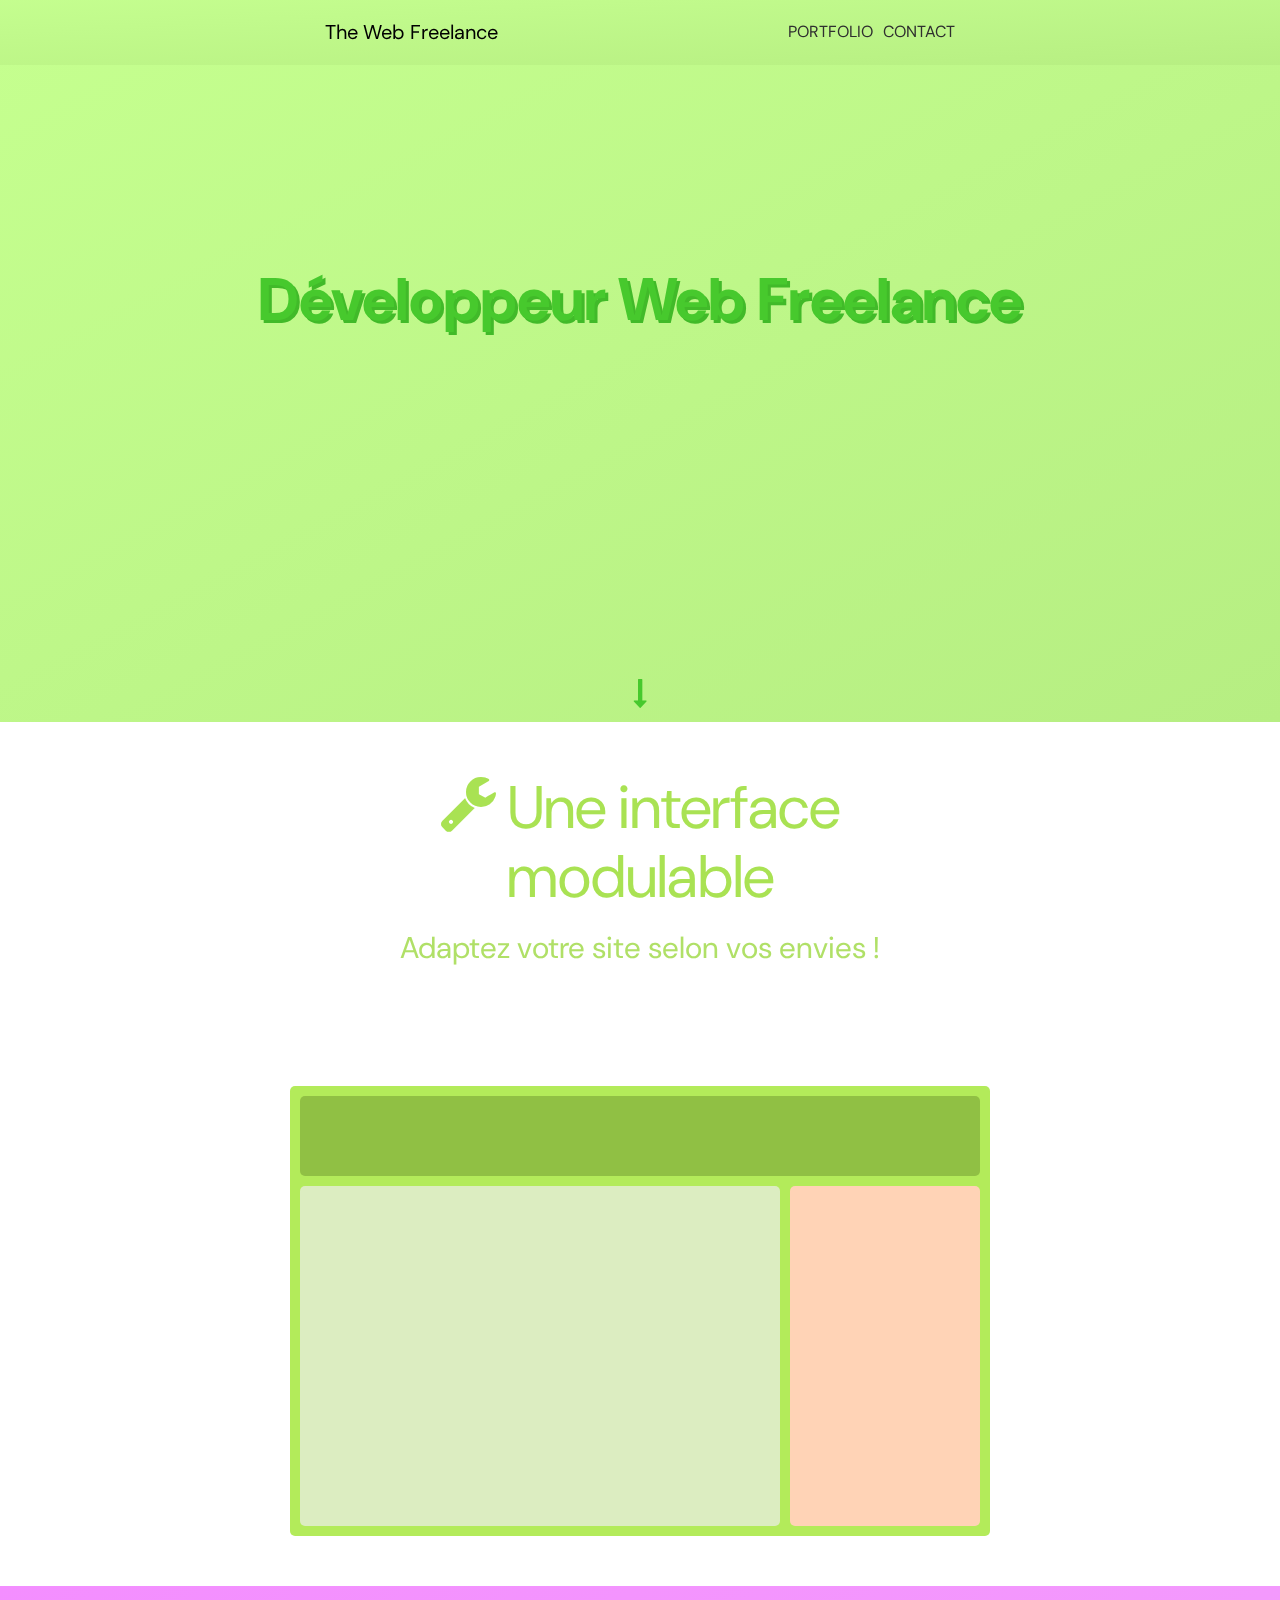
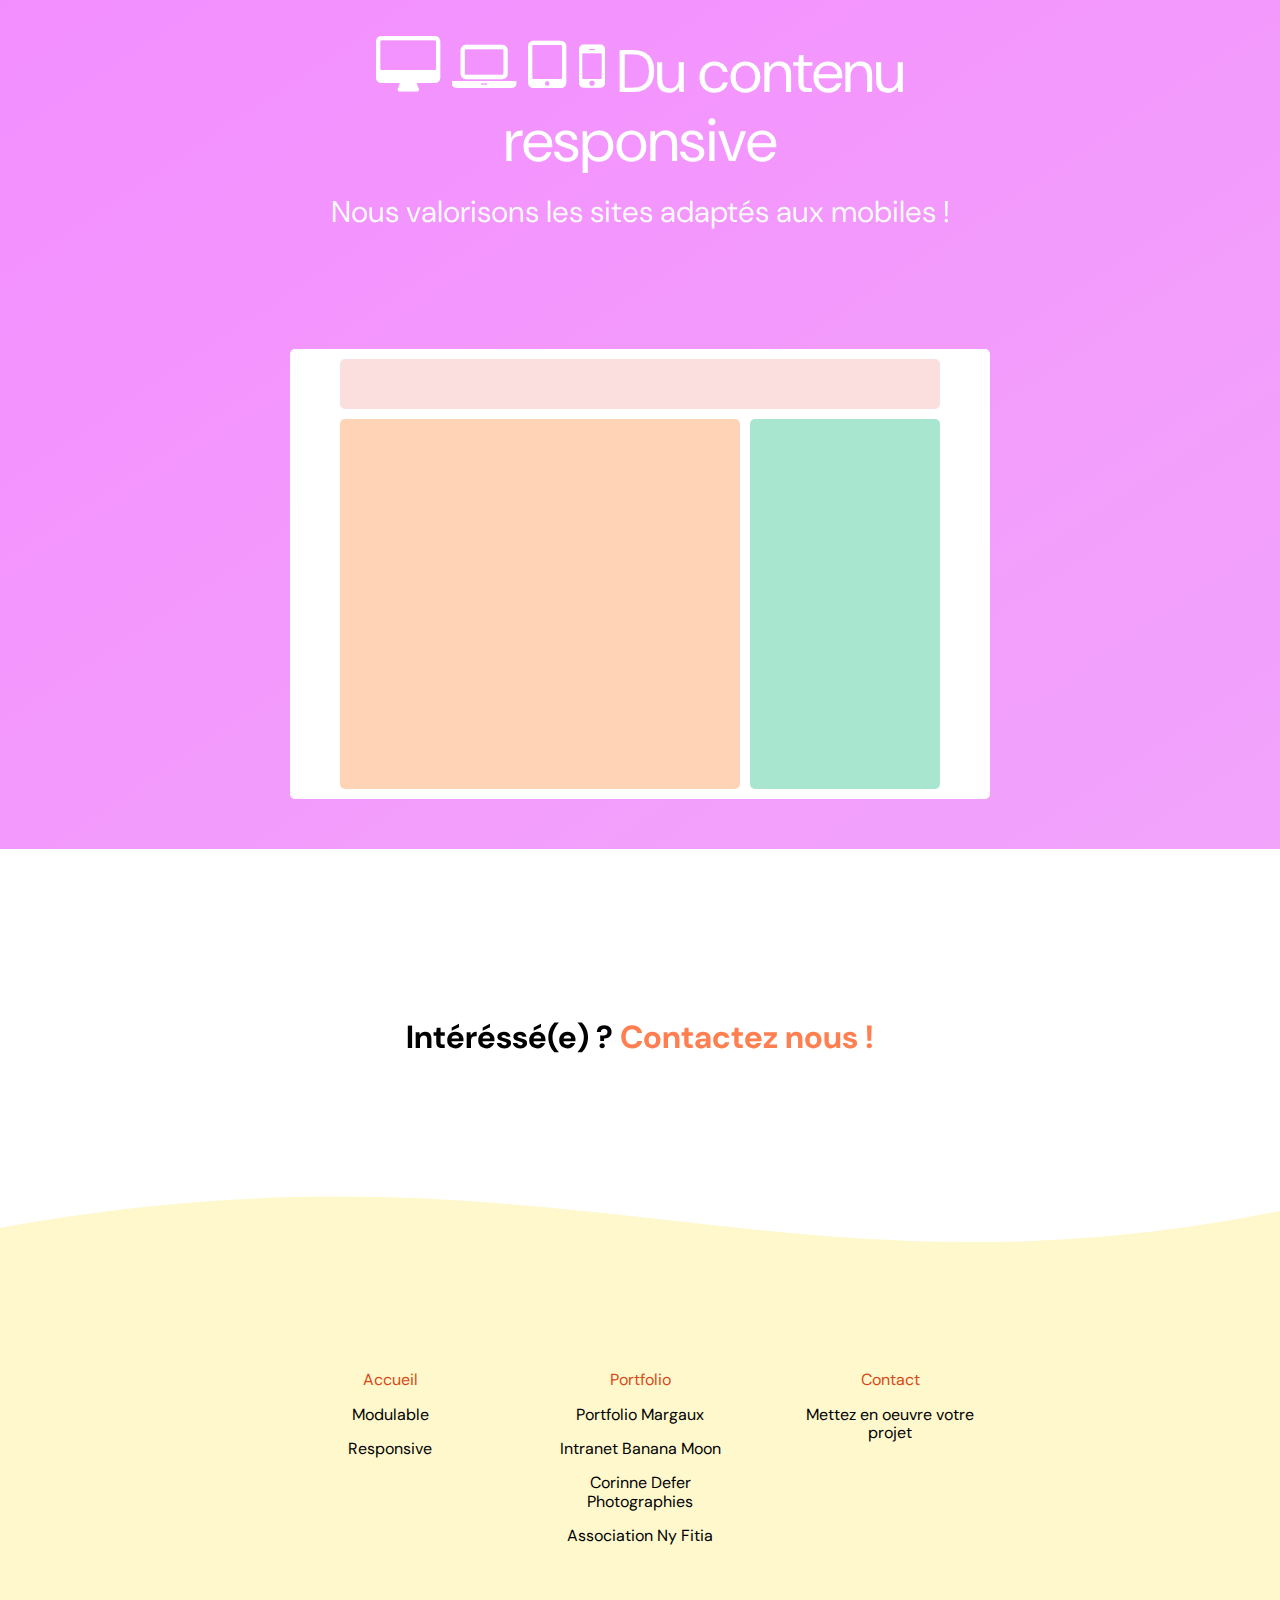
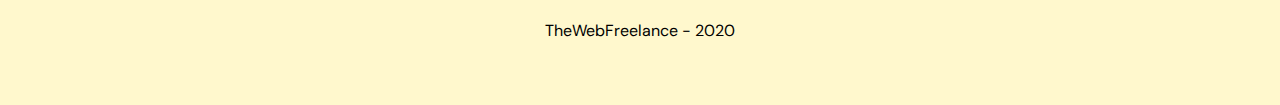
<file: index.html>
<!DOCTYPE html>
<html lang="en">
<head>
    <meta charset="UTF-8">
    <meta name="viewport" content="width=device-width, initial-scale=1.0">
    <meta http-equiv="X-UA-Compatible" content="ie=edge">
    <title>The Web Freelance</title>

    <link href="https://fonts.googleapis.com/css?family=DM+Sans:700&display=swap" rel="stylesheet">
    <link rel="stylesheet" href="assets/css/landing.css">
    <link rel="stylesheet" href="assets/css/responsive.css">
    <link rel="stylesheet" href="assets/css/normalize.css">
    <link rel="stylesheet" href="lib/icomoon/icomoon.css">
</head>
<body>
	<div class="top-bar-text-handler" id="top-bar-text-handler">
		<div class="top-bar-text">
			<div class="top-bar-text-left">
				<a href="#"><p class="display-a">The Web Freelance</p></a>
			</div>
			<div class="top-bar-text-right">
				<a href="portfolio.html"><p>PORTFOLIO</p></a>
				<a href="contact.html"><p>CONTACT</p></a>
			</div>
		</div>
	</div>
	<div id="luxy">
		<div class="full-header-handler">
			<h1 class="landing-title luxy-el" data-speed-y="12" data-offset="-5">Développeur Web Freelance</h1>
			<a href="#div-start"><p class="icon-arrow"><span onclick="start_transition()" class="pointer little-padding"><span class="icon-long-arrow-down"></span></span></p></a>
		</div>
		<div id="div-start" class="modulable-part">
			<div class="modulable-part-left">
				<div class="screen-modulable">
					<div class="screen-modulable-header"></div>
					<div class="screen-modulable-main"></div>
					<div class="screen-modulable-nav"></div>
				</div>
			</div>
			<div class="modulable-part-right">
				<p class="modulable-part-right-title"><span class="icon-wrench"></span> Une interface<br>modulable</p>
				<p class="modulable-part-right-subtitle">Adaptez votre site selon vos envies !</p>
			</div>
		</div>
		<div class="responsive-part">
			<div class="responsive-part-left">
				<p class="responsive-part-left-title"><span class="icon-desktop"></span> <span class="icon-laptop"></span> <span class="icon-tablet"></span> <span class="icon-mobile"></span> Du contenu<br>responsive</p>
				<p class="responsive-part-left-subtitle">Nous valorisons les sites adaptés aux mobiles !</p>
			</div>
			<div class="responsive-part-right">
				<div class="screen-responsive">
					<div class="screen-responsive-header"></div>
					<div class="screen-responsive-main"></div>
					<div class="screen-responsive-nav"></div>
				</div>
			</div>
		</div>
		<!-- temp to make space at the end -->
		<br><br><br><br><br><br><br><br><br>
		<h1 class="interest-h1">Intéréssé(e) ? <a href="contact.html">Contactez nous !</a></h1>
		<br><br><br><br><br><br>
		<div class="wave-footer">
			<svg viewBox="0 0 500 150" preserveAspectRatio="none" style="height: 100%; width: 100%; transform: scale(1, -1);">
				<path d="M0.00,92.27 C216.83,192.92 304.30,8.39 500.00,109.03 L500.00,0.00 L0.00,0.00 Z" style="stroke: none;fill: #fff8cd;"></path>
			</svg>
		</div>
		<div class="footer">
			<div class="footer-content">
				<div class="footer-column">
					<p><a href="index.html">Accueil</a></p>
					<p>Modulable</p>
					<p>Responsive</p>
				</div>
				<div class="footer-column">
					<p><a href="portfolio.html">Portfolio</a></p>
					<p>Portfolio Margaux</p>
					<p>Intranet Banana Moon</p>
					<p>Corinne Defer Photographies</p>
					<p>Association Ny Fitia</p>
				</div>
				<div class="footer-column">
					<p><a href="contact.html">Contact</a></p>
					<p>Mettez en oeuvre votre projet</p>
				</div>
			</div>
			<P class="end-text-brand">TheWebFreelance - 2020</P>
		</div>
    </div>
	<script src="lib/luxy.js"></script>
	<script>
        function start_transition() {
            document.getElementById("div-start").scrollIntoView({behavior: "smooth", inline: "nearest"});
        }
		
		var isMobile = /iPhone|iPad|iPod|Android/i.test(navigator.userAgent);

		// set luxy start after the intro
		if (!isMobile) {
			luxy.init({
				wrapper: '#luxy',
				wrapperSpeed:  0.1
			});
		}
		
		/* When the user scrolls down, hide the navbar. When the user scrolls up, show the navbar */
		var prevScrollpos = window.pageYOffset;
		window.onscroll = function() {
			var currentScrollPos = window.pageYOffset;
			if (prevScrollpos > currentScrollPos) {
				document.getElementById("top-bar-text-handler").style.top = "0";
			} else {
				if(window.pageYOffset > 700) {
					document.getElementById("top-bar-text-handler").style.top = "-65px";
				}
			}
			prevScrollpos = currentScrollPos;
		}
    </script>
</body>
</html>
</file>
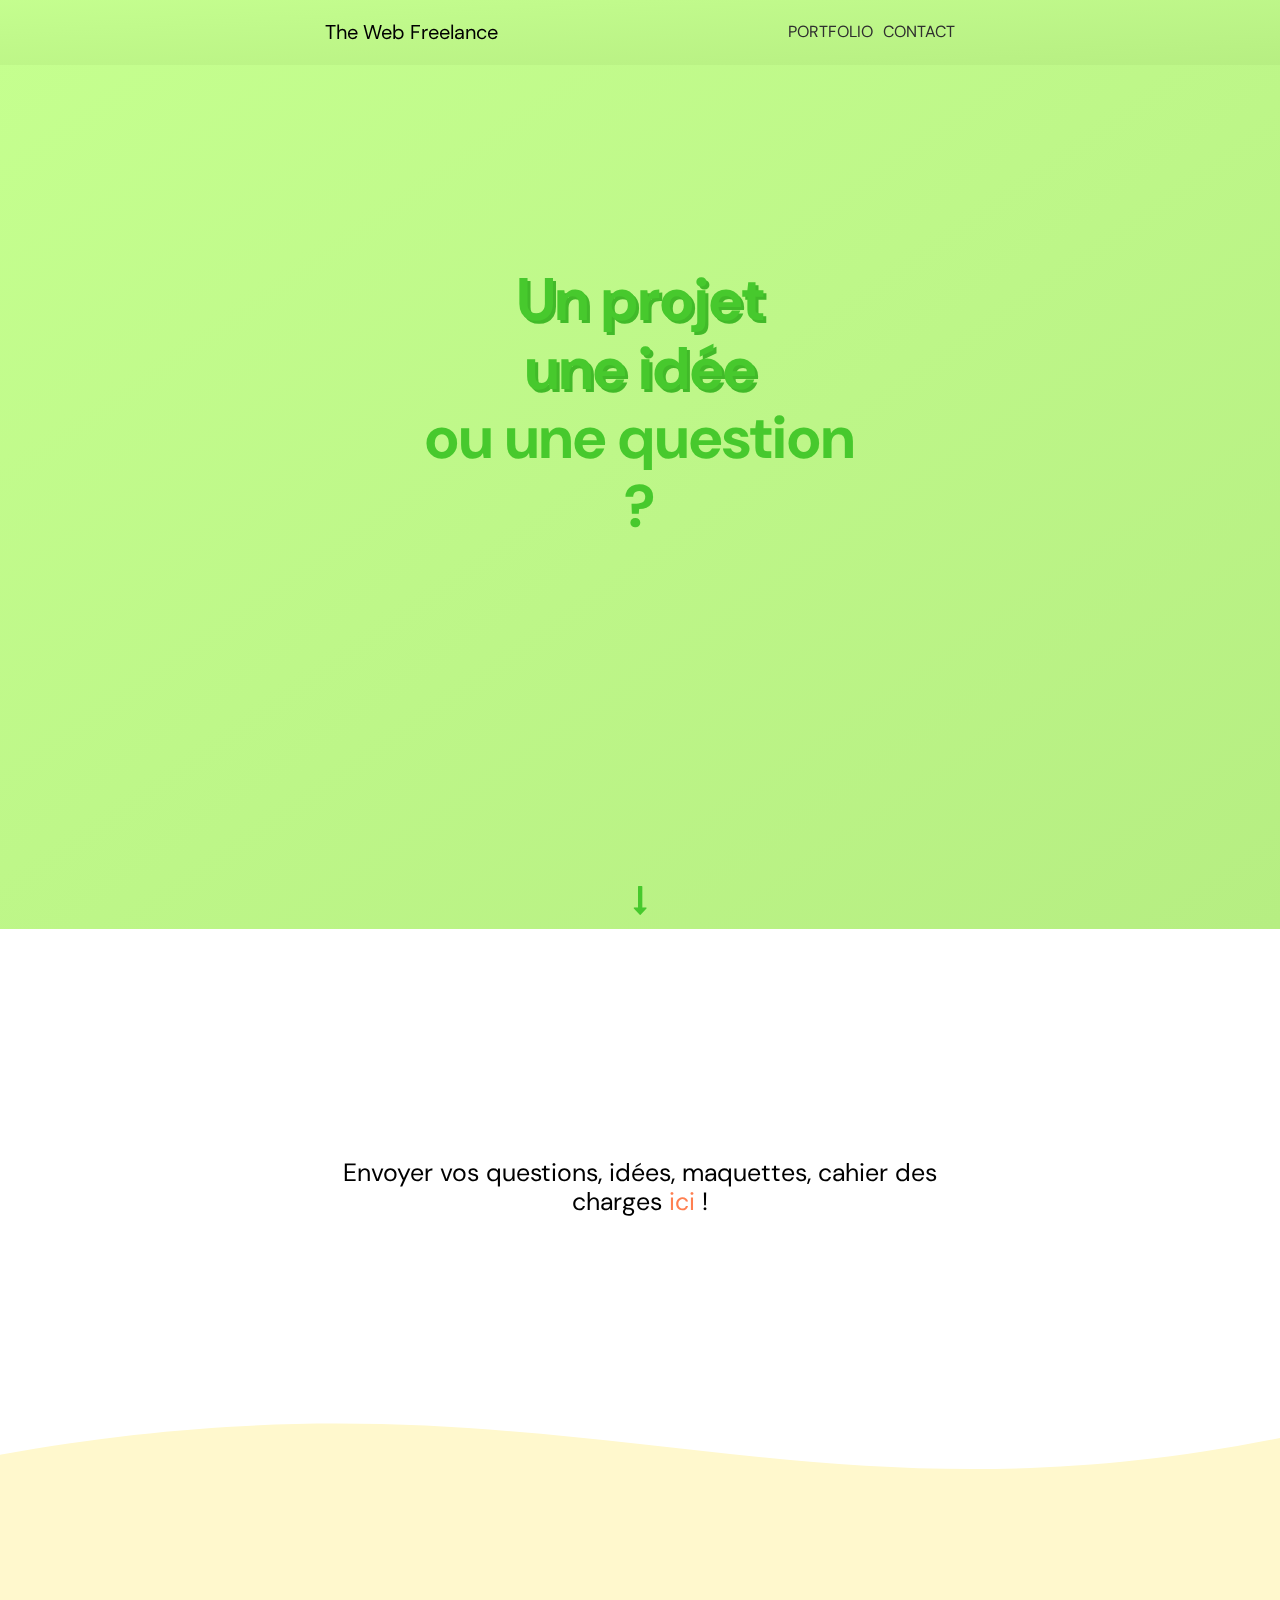
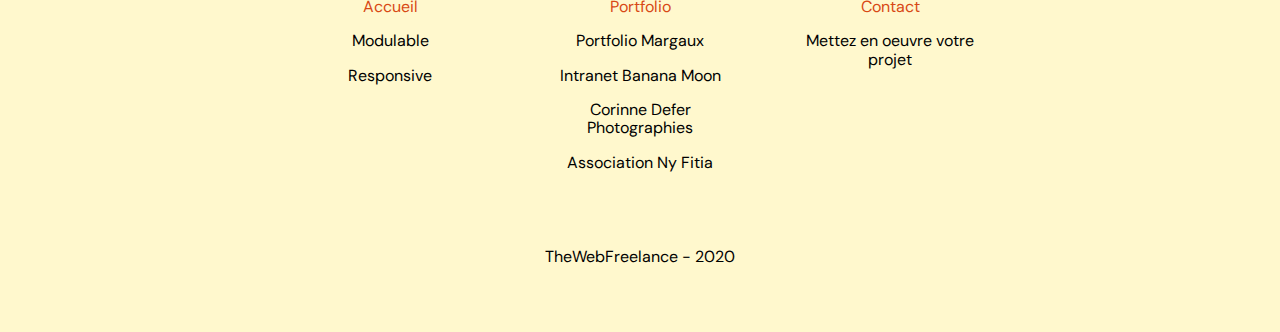
<file: contact.html>
<!DOCTYPE html>
<html lang="en">
<head>
    <meta charset="UTF-8">
    <meta name="viewport" content="width=device-width, initial-scale=1.0">
    <meta http-equiv="X-UA-Compatible" content="ie=edge">
    <title>The Web Freelance</title>

    <link href="https://fonts.googleapis.com/css?family=DM+Sans:700&display=swap" rel="stylesheet">
    <link rel="stylesheet" href="assets/css/landing.css">
    <link rel="stylesheet" href="assets/css/responsive.css">
    <link rel="stylesheet" href="assets/css/normalize.css">
    <link rel="stylesheet" href="lib/icomoon/icomoon.css">
</head>
<body>
	<div class="top-bar-text-handler" id="top-bar-text-handler">
		<div class="top-bar-text">
			<div class="top-bar-text-left">
				<a href="./"><p class="display-a">The Web Freelance</p></a>
			</div>
			<div class="top-bar-text-right">
				<a href="portfolio.html"><p>PORTFOLIO</p></a>
				<a href="#"><p>CONTACT</p></a>
			</div>
		</div>
	</div>
	<div id="luxy">
		<div class="full-header-handler">
			<h1 class="luxy-el" data-speed-y="12" data-offset="-5"><span class="landing-title">Un projet<br>
			une idée</span><br>
			ou une question<br>
			?</h1>
			<p class="icon-arrow"><span onclick="start_transition()" class="pointer little-padding"><span class="icon-long-arrow-down"></span></span></p>
		</div>
		<div id="div-start">
		</div>
		<div class="text-mail">
			<p>Envoyer vos questions, idées, maquettes, cahier des charges <a href="mailto:dummy@dummy.com">ici</a> !</p>
		</div>
		<!-- temp to make space at the end -->
		
		<div class="wave-footer">
			<svg viewBox="0 0 500 150" preserveAspectRatio="none" style="height: 100%; width: 100%; transform: scale(1, -1);">
				<path d="M0.00,92.27 C216.83,192.92 304.30,8.39 500.00,109.03 L500.00,0.00 L0.00,0.00 Z" style="stroke: none;fill: #fff8cd;"></path>
			</svg>
		</div>
		<div class="footer">
			<div class="footer-content">
				<div class="footer-column">
					<p><a href="index.html">Accueil</a></p>
					<p>Modulable</p>
					<p>Responsive</p>
				</div>
				<div class="footer-column">
					<p><a href="portfolio.html">Portfolio</a></p>
                    <p>Portfolio Margaux</p>
					<p>Intranet Banana Moon</p>
					<p>Corinne Defer Photographies</p>
					<p>Association Ny Fitia</p>
				</div>
				<div class="footer-column">
					<p><a href="contact.html">Contact</a></p>
					<p>Mettez en oeuvre votre projet</p>
				</div>
			</div>
			<P class="end-text-brand">TheWebFreelance - 2020</P>
		</div>
	</div>
	<script src="lib/luxy.js"></script>
	<script>
        function start_transition() {
            document.getElementById("div-start").scrollIntoView({behavior: "smooth", inline: "nearest"});
        }
		
		var isMobile = /iPhone|iPad|iPod|Android/i.test(navigator.userAgent);

		// set luxy start after the intro
		if (!isMobile) {
			luxy.init({
				wrapper: '#luxy',
				wrapperSpeed:  0.1
			});
		}
		
		/* When the user scrolls down, hide the navbar. When the user scrolls up, show the navbar */
		var prevScrollpos = window.pageYOffset;
		window.onscroll = function() {
			var currentScrollPos = window.pageYOffset;
			if (prevScrollpos > currentScrollPos) {
				document.getElementById("top-bar-text-handler").style.top = "0";
			} else {
				if(window.pageYOffset > 700) {
					document.getElementById("top-bar-text-handler").style.top = "-65px";
				}
			}
			prevScrollpos = currentScrollPos;
		}
    </script>
</body>
</html>
</file>
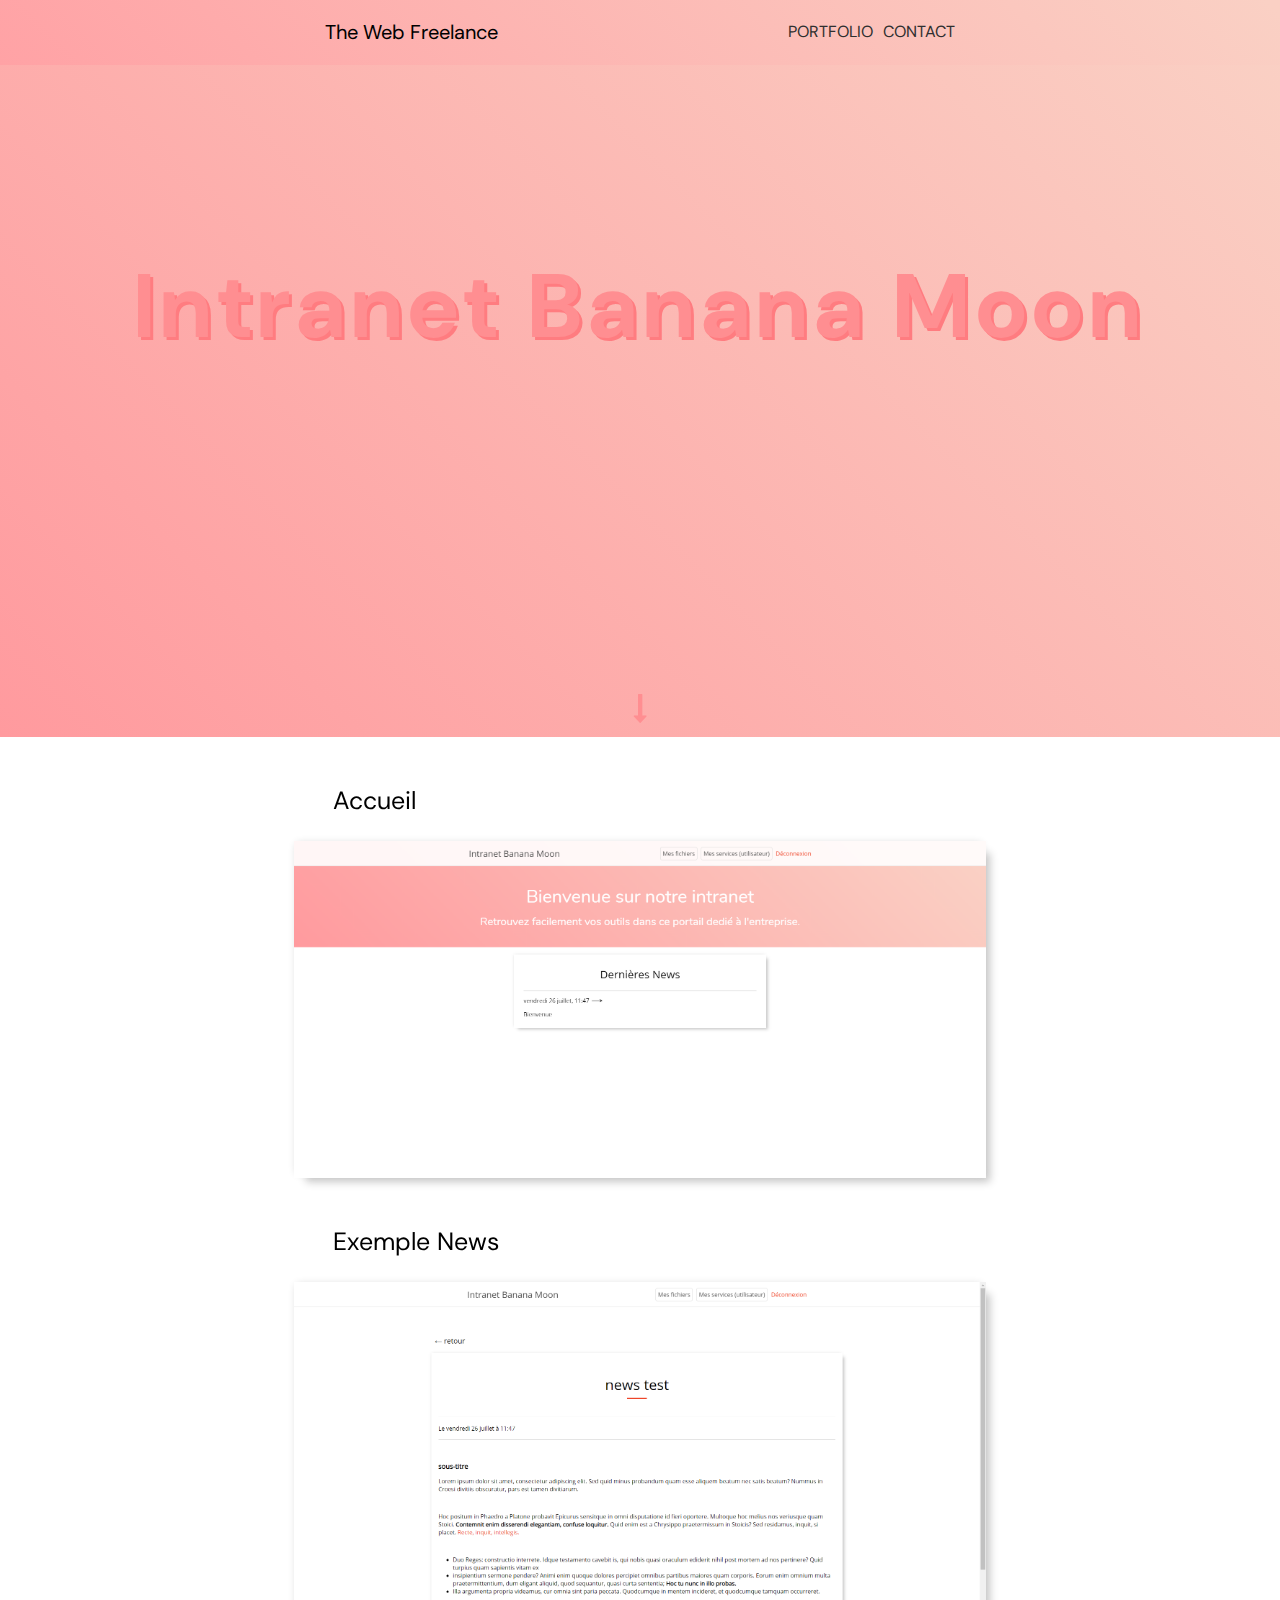
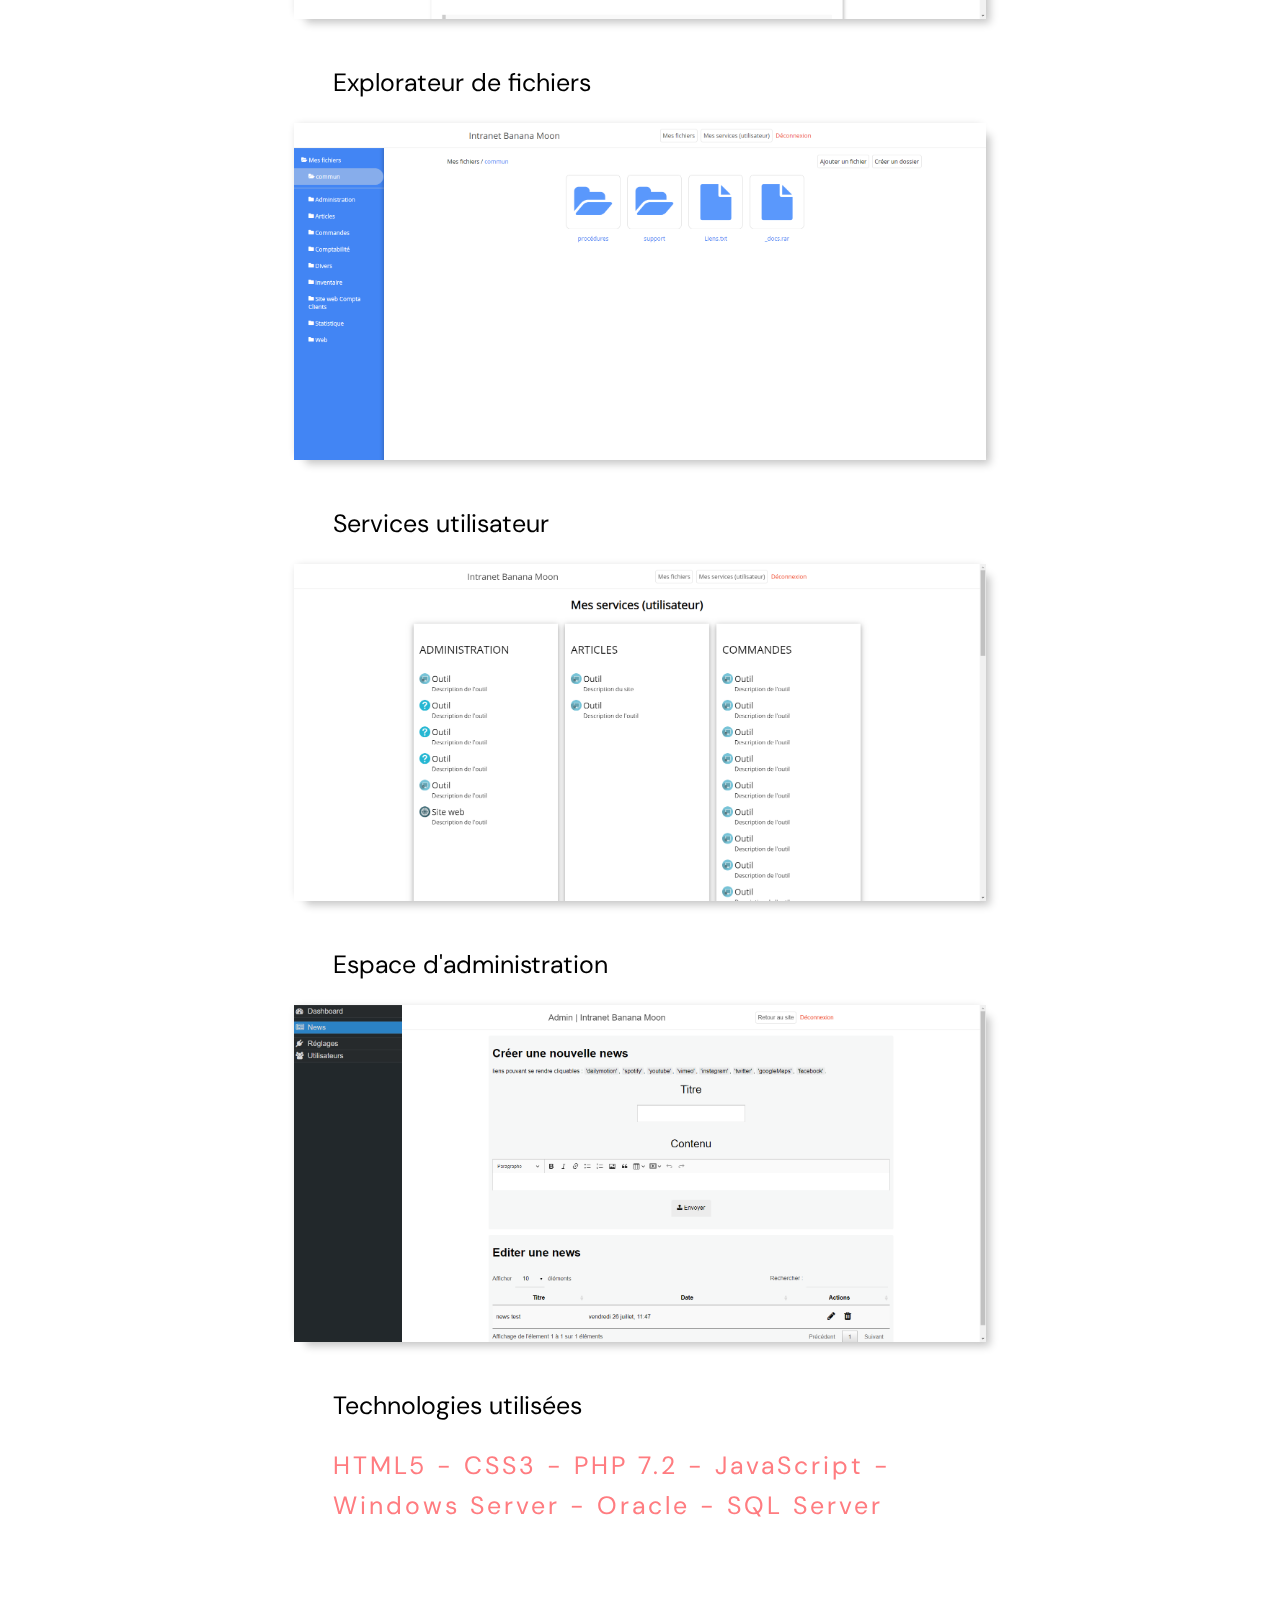
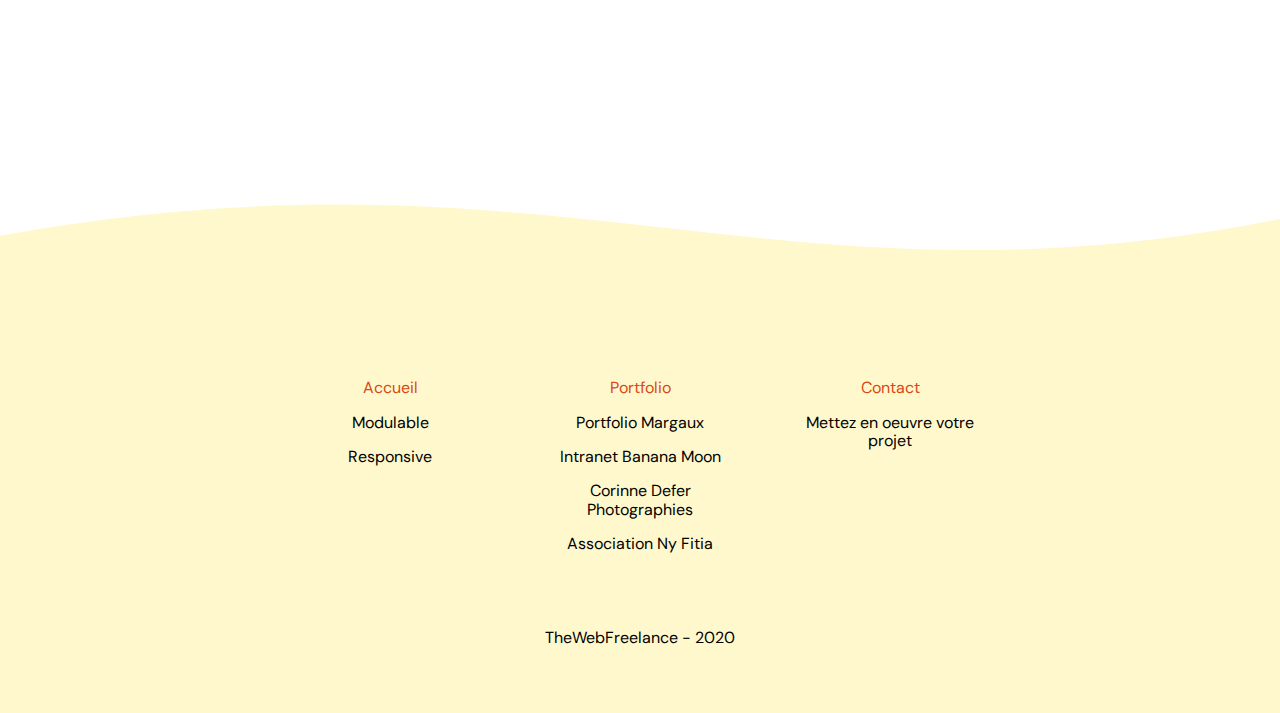
<file: intranet_banana_moon.html>
<!DOCTYPE html>
<html lang="en">
<head>
    <meta charset="UTF-8">
    <meta name="viewport" content="width=device-width, initial-scale=1.0">
    <meta http-equiv="X-UA-Compatible" content="ie=edge">
    <title>The Web Freelance</title>

    <link href="https://fonts.googleapis.com/css?family=DM+Sans:700&display=swap" rel="stylesheet">
    <link rel="stylesheet" href="assets/css/intranet_banana_moon.css">
    <link rel="stylesheet" href="assets/css/intranet_banana_moon_responsive.css">
    <link rel="stylesheet" href="assets/css/normalize.css">
    <link rel="stylesheet" href="lib/icomoon/icomoon.css">
</head>
<body>
	<div class="top-bar-text-handler" id="top-bar-text-handler">
		<div class="top-bar-text">
			<div class="top-bar-text-left">
				<a href="./"><p class="display-a">The Web Freelance</p></a>
			</div>
			<div class="top-bar-text-right">
				<a href="portfolio.html"><p>PORTFOLIO</p></a>
				<a href="contact.html"><p>CONTACT</p></a>
			</div>
		</div>
	</div>
	<div id="luxy">
		<div class="full-header-handler">
			<h1 class="luxy-el" data-speed-y="12" data-offset="-5"><span class="intranet-title">Intranet Banana Moon</span><br>
			</h1>
			<p class="icon-arrow"><span onclick="start_transition()" class="pointer little-padding"><span class="icon-long-arrow-down"></span></span></p>
		</div>
		<div id="div-start">
		</div>
		<div class="intra_pres_div">
			<p>Accueil</p>
			<img src="assets/img/intra_bananamoon.png" alt="intranet index">

			<p>Exemple News</p>
			<img src="assets/img/intra_bananamoon_news.png" alt="intranet news">

			<p>Explorateur de fichiers</p>
			<img src="assets/img/intra_bananamoon_explorer.png" alt="intranet explorer">

			<p>Services utilisateur</p>
			<img src="assets/img/intra_bananamoon_services.png" alt="intranet services">

			<p>Espace d'administration</p>
			<img src="assets/img/intra_bananamoon_admin.png" alt="intranet admin">

			<p>Technologies utilisées</p>
			<p class="techo-used">HTML5 - CSS3 - PHP 7.2 - JavaScript - Windows Server - Oracle - SQL Server</p>
		</div>
		<!-- temp to make space at the end -->
		<br><br><br><br><br><br><br><br><br><br><br>
		<div class="wave-footer">
			<svg viewBox="0 0 500 150" preserveAspectRatio="none" style="height: 100%; width: 100%; transform: scale(1, -1);">
				<path d="M0.00,92.27 C216.83,192.92 304.30,8.39 500.00,109.03 L500.00,0.00 L0.00,0.00 Z" style="stroke: none;fill: #fff8cd;"></path>
			</svg>
		</div>
		<div class="footer">
			<div class="footer-content">
				<div class="footer-column">
					<p><a href="index.html">Accueil</a></p>
					<p>Modulable</p>
					<p>Responsive</p>
				</div>
				<div class="footer-column">
					<p><a href="portfolio.html">Portfolio</a></p>
                    <p>Portfolio Margaux</p>
					<p>Intranet Banana Moon</p>
					<p>Corinne Defer Photographies</p>
					<p>Association Ny Fitia</p>
				</div>
				<div class="footer-column">
					<p><a href="contact.html">Contact</a></p>
					<p>Mettez en oeuvre votre projet</p>
				</div>
			</div>
			<P class="end-text-brand">TheWebFreelance - 2020</P>
		</div>
	</div>
	<script src="lib/luxy.js"></script>
	<script>
        function start_transition() {
            document.getElementById("div-start").scrollIntoView({behavior: "smooth", inline: "nearest"});
        }
		
		var isMobile = /iPhone|iPad|iPod|Android/i.test(navigator.userAgent);

		// set luxy start after the intro
		if (!isMobile) {
			luxy.init({
				wrapper: '#luxy',
				wrapperSpeed:  0.1
			});
		}
		
		/* When the user scrolls down, hide the navbar. When the user scrolls up, show the navbar */
		var prevScrollpos = window.pageYOffset;
		window.onscroll = function() {
			var currentScrollPos = window.pageYOffset;
			if (prevScrollpos > currentScrollPos) {
				document.getElementById("top-bar-text-handler").style.top = "0";
			} else {
				if(window.pageYOffset > 700) {
					document.getElementById("top-bar-text-handler").style.top = "-65px";
				}
			}
			prevScrollpos = currentScrollPos;
		}
    </script>
</body>
</html>
</file>
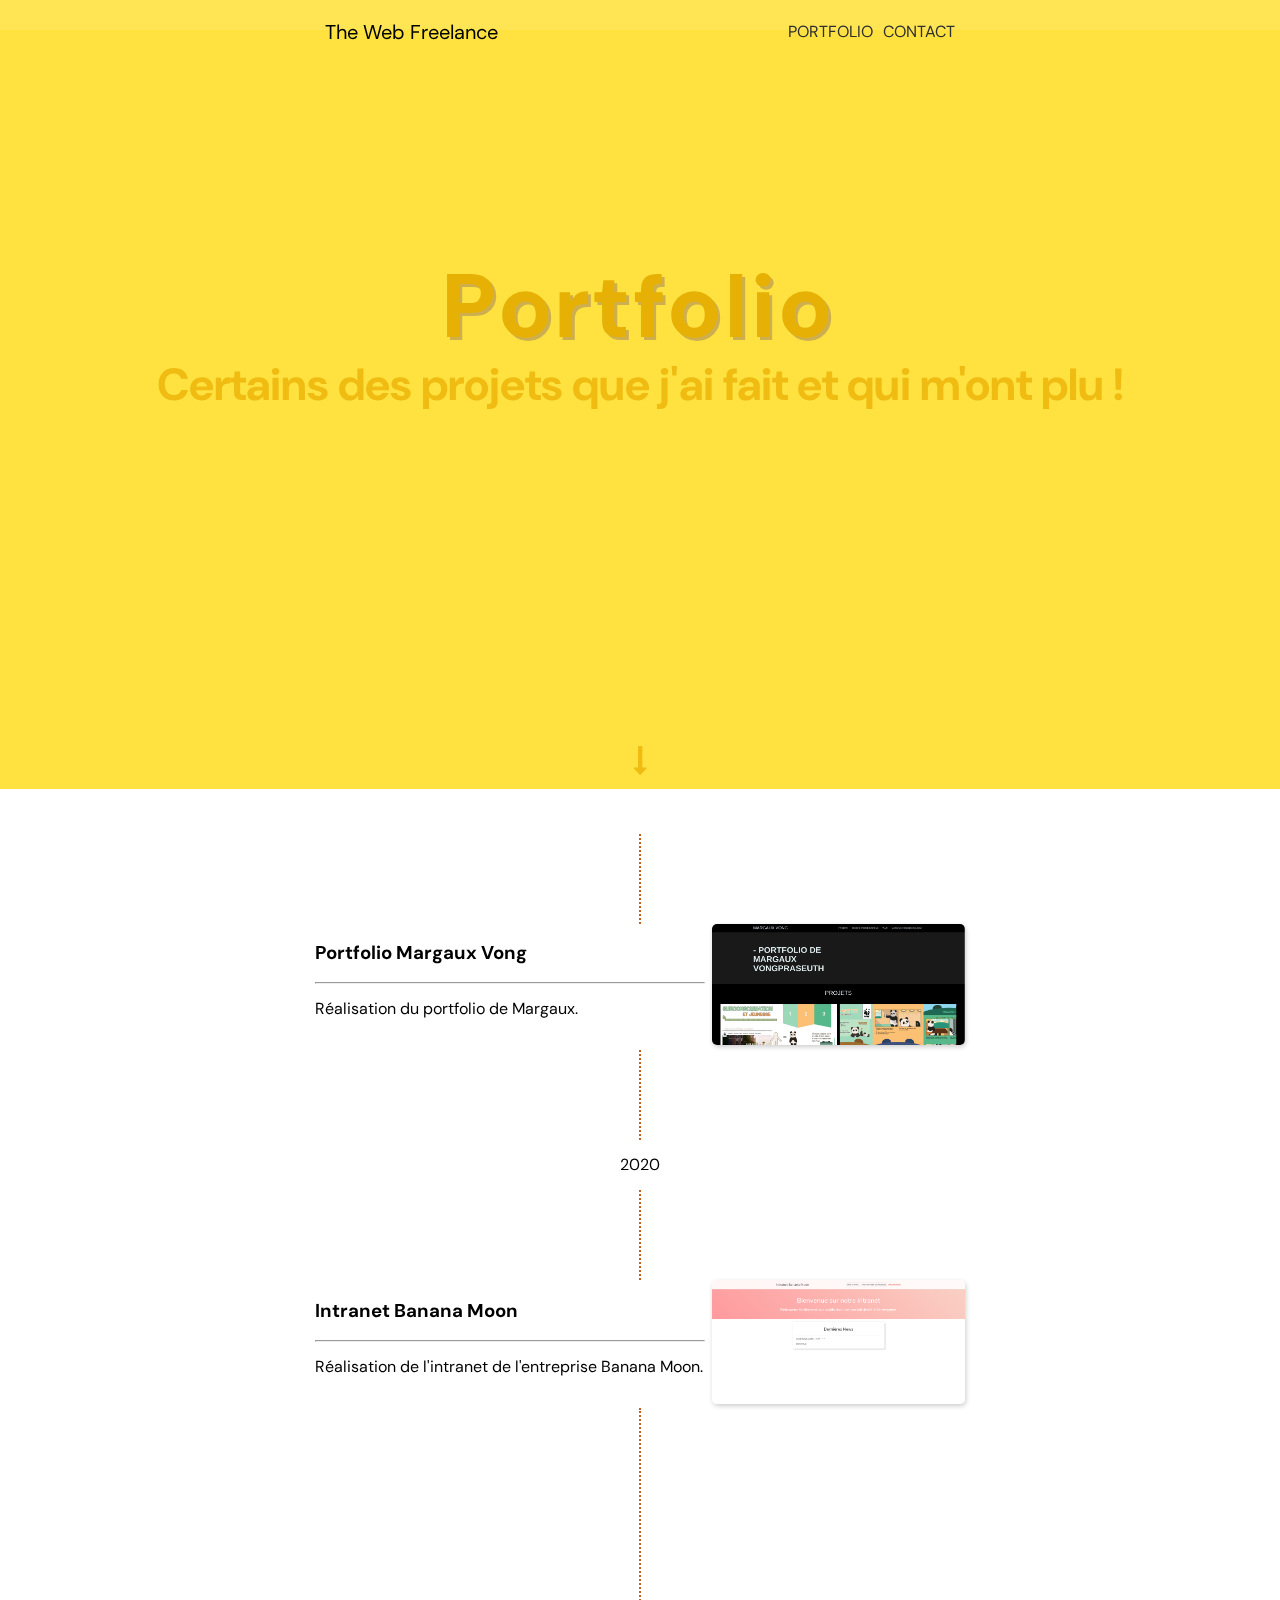
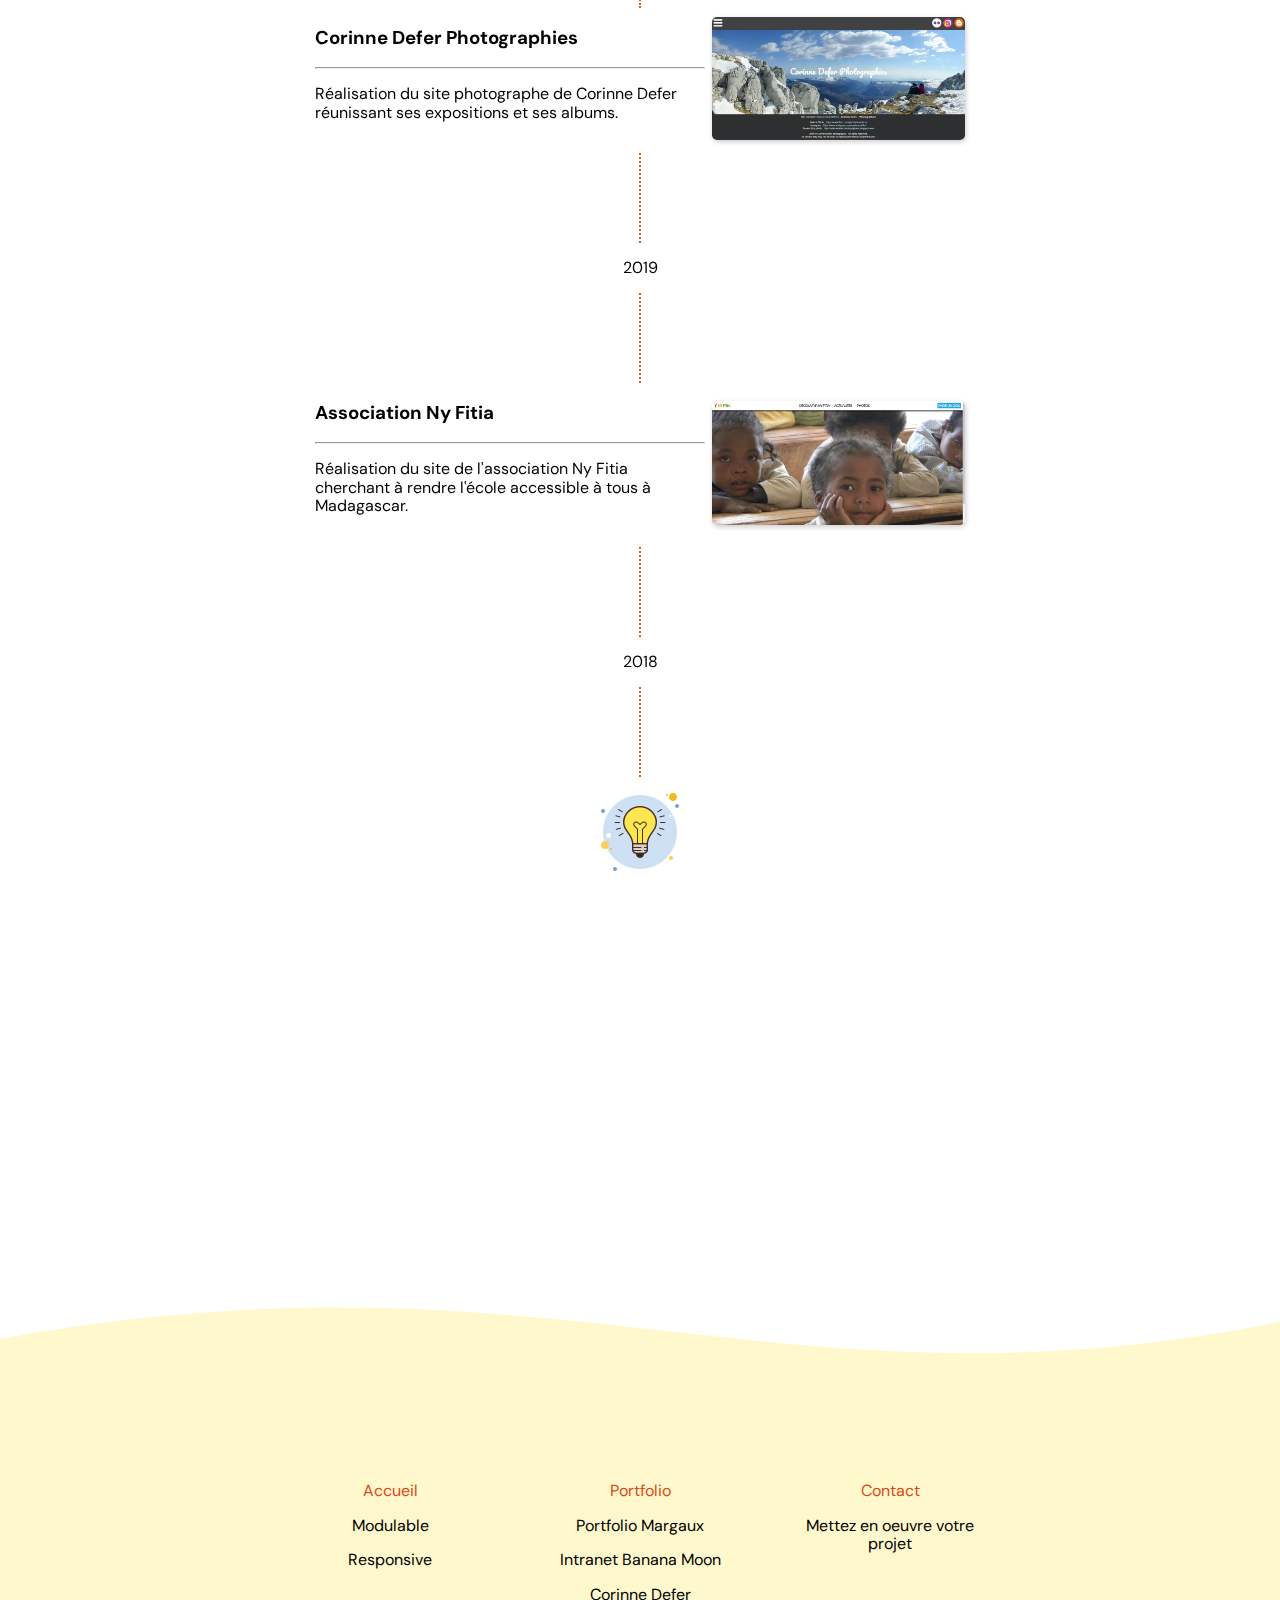
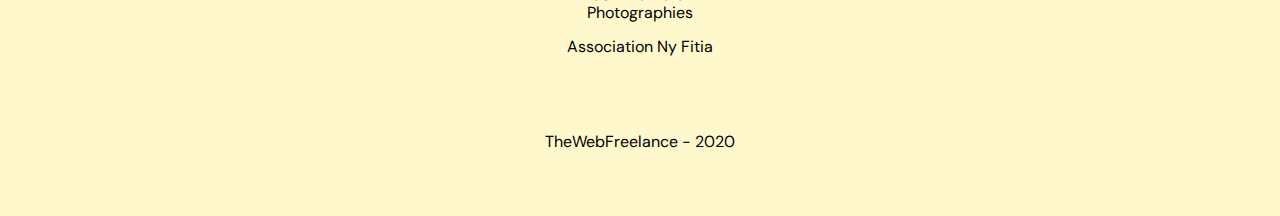
<file: portfolio.html>
<!DOCTYPE html>
<html lang="en">
<head>
    <meta charset="UTF-8">
    <meta name="viewport" content="width=device-width, initial-scale=1.0">
    <meta http-equiv="X-UA-Compatible" content="ie=edge">
    <title>The Web Freelance</title>

    <link href="https://fonts.googleapis.com/css?family=DM+Sans:700&display=swap" rel="stylesheet">
    <link rel="stylesheet" href="assets/css/portfolio.css">
    <link rel="stylesheet" href="assets/css/portfolio_responsive.css">
    <link rel="stylesheet" href="assets/css/normalize.css">
    <link rel="stylesheet" href="lib/icomoon/icomoon.css">
</head>
<body>
	<div class="top-bar-text-handler" id="top-bar-text-handler">
		<div class="top-bar-text">
			<div class="top-bar-text-left">
				<a href="./"><p class="display-a">The Web Freelance</p></a>
			</div>
			<div class="top-bar-text-right">
				<a href="#"><p>PORTFOLIO</p></a>
				<a href="contact.html"><p>CONTACT</p></a>
			</div>
		</div>
	</div>
	<div id="luxy">
		<div class="full-header-handler">
			<h1 class="luxy-el" data-speed-y="12" data-offset="-5"><span class="portfolio-title">Portfolio</span><br>
			Certains des projets que j'ai fait et qui m'ont plu !</h1>
			<p class="icon-arrow"><span onclick="start_transition()" class="pointer little-padding"><span class="icon-long-arrow-down"></span></span></p>
		</div>
		<div id="div-start">
		</div>
		<div class="article-handler">
			<div class="short_vertical_dotted_line"></div>
			<div class="single-article">
				<div class="article-left article-text-part">
					<a href="https://margauxvong.github.io/portfolio" target="_blank"><h3>Portfolio Margaux Vong</h3></a>
					<hr>
					<p>Réalisation du portfolio de Margaux.</p>
				</div>
				<div class="article-right">
					<a href="https://margauxvong.github.io/portfolio" target="_blank"><img class="img-preview" src="assets/img/portfolio_margaux.png" alt="Portfolio Margaux"></a>
				</div>
			</div>
			<div class="short_vertical_dotted_line"></div>
			<p class="date-text">2020</p>
			<div class="short_vertical_dotted_line"></div>
			<div class="single-article">
				<div class="article-left article-text-part">
					<a href="intranet_banana_moon.html"><h3>Intranet Banana Moon</h3></a>
					<hr>
					<p>Réalisation de l'intranet de l'entreprise Banana Moon.</p>
				</div>
				<div class="article-right">
					<a href="intranet_banana_moon.html"><img class="img-preview" src="assets/img/intra_bananamoon.png" alt="intranet banana moon"></a>
				</div>
			</div>
			<div class="vertical_dotted_line"></div>
			<div class="single-article">
				<div class="article-left article-text-part">
						<a href="http://corinnedefer.fr" target="_blank"><h3>Corinne Defer Photographies</h3></a>
					<hr>
					<p>Réalisation du site photographe de Corinne Defer réunissant ses expositions et ses albums.</p>
				</div>
				<div class="article-right">
					<a href="http://corinnedefer.fr" target="_blank"><img class="img-preview" src="assets/img/corinne_defer.jpg" alt="intranet banana moon"></a>
				</div>
			</div>
			<div class="short_vertical_dotted_line"></div>
			<p class="date-text">2019</p>
			<div class="short_vertical_dotted_line"></div>
			<div class="single-article">
				<div class="article-left article-text-part">
						<a href="https://nyfitia.github.io/mada/" target="_blank"><h3>Association Ny Fitia</h3></a>
					<hr>
					<p>Réalisation du site de l'association Ny Fitia cherchant à rendre l'école accessible à tous à Madagascar.</p>
				</div>
				<div class="article-right">
					<a href="https://nyfitia.github.io/mada/" target="_blank"><img class="img-preview" src="assets/img/mada.jpg" alt="intranet banana moon"></a>
				</div>
			</div>
			<div class="short_vertical_dotted_line"></div>
			<p class="date-text">2018</p>
			<div class="short_vertical_dotted_line"></div>
			<div class="light-on-div">
				<img src="assets/img/light-on.png" alt="light-on" class="light-on">
			</div>
		</div>
		<!-- temp to make space at the end -->
		<br><br><br><br><br><br><br><br><br><br><br><br><br><br><br><br><br><br><br>
		<div class="wave-footer">
			<svg viewBox="0 0 500 150" preserveAspectRatio="none" style="height: 100%; width: 100%; transform: scale(1, -1);">
				<path d="M0.00,92.27 C216.83,192.92 304.30,8.39 500.00,109.03 L500.00,0.00 L0.00,0.00 Z" style="stroke: none;fill: #fff8cd;"></path>
			</svg>
		</div>
		<div class="footer">
			<div class="footer-content">
				<div class="footer-column">
					<p><a href="index.html">Accueil</a></p>
					<p>Modulable</p>
					<p>Responsive</p>
				</div>
				<div class="footer-column">
					<p><a href="portfolio.html">Portfolio</a></p>
                    <p>Portfolio Margaux</p>
					<p>Intranet Banana Moon</p>
					<p>Corinne Defer Photographies</p>
					<p>Association Ny Fitia</p>
				</div>
				<div class="footer-column">
					<p><a href="contact.html">Contact</a></p>
					<p>Mettez en oeuvre votre projet</p>
				</div>
			</div>
			<P class="end-text-brand">TheWebFreelance - 2020</P>
		</div>
	</div>
	<script src="lib/luxy.js"></script>
	<script>
        function start_transition() {
            document.getElementById("div-start").scrollIntoView({behavior: "smooth", inline: "nearest"});
        }
		
		var isMobile = /iPhone|iPad|iPod|Android/i.test(navigator.userAgent);

		// set luxy start after the intro
		if (!isMobile) {
			luxy.init({
				wrapper: '#luxy',
				wrapperSpeed:  0.1
			});
		}
		
		/* When the user scrolls down, hide the navbar. When the user scrolls up, show the navbar */
		var prevScrollpos = window.pageYOffset;
		window.onscroll = function() {
			var currentScrollPos = window.pageYOffset;
			if (prevScrollpos > currentScrollPos) {
				document.getElementById("top-bar-text-handler").style.top = "0";
			} else {
				if(window.pageYOffset > 700) {
					document.getElementById("top-bar-text-handler").style.top = "-65px";
				}
			}
			prevScrollpos = currentScrollPos;
		}
    </script>
</body>
</html>
</file>
<file: assets/css/landing.css>
*{
    font-family: 'DM Sans', sans-serif;
    box-sizing: border-box;
}

.pointer{
    cursor: pointer;
}

.little-padding{
    padding: 5px 20px;
}

a{
    text-decoration: none;
    color: initial;
}

/* HEADER */

.full-header-handler{
    width: 100%;
    background-color: #c5ff8f;
    background-image: linear-gradient(to right bottom, #c5ff8f, #b6ee82);
}

.full-header-handler h1{
    color: #47c92d;
    text-align: center;
    font-size: 60px;
    padding-top: 230px;
    padding-bottom: 300px;
}

.landing-title{
	text-shadow: 3px 3px 0px #41ba29;
}

.top-bar-text-handler{
	position: fixed;
    top: 0;
	z-index: 9999;
	width: 100%;
    background-color: rgba(189, 247, 135, 0.9);
    background-image: linear-gradient(to right bottom, rgba(197, 255, 143, 0.9), rgba(182, 238, 130, 0.9));
	transition: top 0.5s;
}

.top-bar-text{
    width: 50%;
    height: 65px;
    padding: 0 5px;
    margin: auto;
    display: flex;
    justify-content: space-between;
    align-items: center;
    border-radius: 3px;
}

.top-bar-text-left *{
    font-size: 20px;
}

.top-bar-text-right{
    display: flex;
}

.top-bar-text-right p{
    color: rgb(47, 47, 47);
    margin-left: 10px;
}

.icon-arrow{
    color: #47c92d;
    font-size: 30px;
    text-align: center;
    padding-bottom: 10px;
    margin: 0;
    animation: arrow-move 2s ease infinite;
}

@keyframes arrow-move{
    0%{

    }
    50%{
        transform: translateY(-5px);
    }
    70%{
        transform: translateY(-5px);
    }
    100%{

    }
}

/* ----------------- */

/* MODULABLE PART */

.modulable-part{
    height: 1000px;
    display: flex;
    justify-content: space-between;
}

.modulable-part-left,
.modulable-part-right{
    width: 48%;
}

.modulable-part-left{
    display: flex;
    justify-content: center;
    align-items: center;
}

.screen-modulable{
    width: 700px;
    height: 450px;
    border-radius: 5px;
    background-color: rgb(179, 235, 90);
}

.modulable-part-right{
    display: flex;
    flex-direction: column;
    justify-content: center;
}

.modulable-part-right-title{
    margin: 0;
    color: rgb(169, 226, 83);
    font-size: 60px;
}

.modulable-part-right-subtitle{
    margin-bottom: 200px;
    margin-top: 20px;
    color: rgb(176, 224, 103);
    font-size: 30px;
}

.screen-modulable-header{
    position: absolute;
    margin-top: 10px;
    margin-left: 10px;
    width: 680px;
    height: 80px;
    border-radius: 5px;
    background-color: rgb(144, 192, 68);
    animation: screen-modulable-header 4s ease 1s infinite;
}

@media screen and (max-width: 1600px){
    .modulable-part{
        flex-direction: column-reverse;
        height: inherit;
    }

    .modulable-part-left,
    .modulable-part-right{
        width: 100%;
        margin: 50px 0;
    }

    .modulable-part-right-title{
        text-align: center;
    }

    .modulable-part-right-subtitle{
        margin: 20px 0;
        text-align: center;
    }
}

@keyframes screen-modulable-header{
    0%{

    }
    10%{
        width: 450px;
        margin-left: 115px;
    }
    40%{
        width: 450px;
        margin-left: 115px;
    }
    50%{
        width: 330px;
        margin-left: 85px;
    }
    70%{
        width: 330px;
        margin-left: 85px;
    }
    80%{
        margin-left: 10px;
        width: 480px;
    }
    86%{
        margin-left: 10px;
        width: 680px;
    }
}

.screen-modulable-main{
    position: absolute;
    margin-top: 100px;
    margin-left: 10px;
    width: 480px;
    height: 340px;
    border-radius: 5px;
    background-color: #DCEDC1;
    animation: screen-modulable-main 4s ease 1s infinite;
}

@keyframes screen-modulable-main{
    0%{

    }
    10%{
        width: 320px;
        margin-left: 115px;
    }
    40%{
        width: 320px;
        margin-left: 115px;
    }
    50%{
        width: 330px;
        margin-left: 85px;
    }
    70%{
        width: 330px;
        margin-left: 85px;
    }
    80%{
        margin-left: 10px;
        width: 480px;
    }
}

.screen-modulable-nav{
    position: absolute;
    margin-top: 100px;
    margin-left: 500px;
    width: 190px;
    height: 340px;
    border-radius: 5px;
    background-color: #FFD3B6;
    animation: screen-modulable-nav 4s ease 1s infinite;
}

@keyframes screen-modulable-nav{
    0%{

    }
    10%{
        width: 120px;
        height: 340px;
        margin-left: 445px;
        margin-top: 100px;
    }
    40%{
        width: 120px;
        height: 340px;
        margin-left: 445px;
        margin-top: 100px;
    }
    50%{
        width: 200px;
        height: 340px;
        margin-left: 425px;
        margin-top: 100px;
    }
    60%{
        width: 200px;
        height: 430px;
        margin-left: 425px;
        margin-top: 10px;
    }
    70%{
        width: 200px;
        height: 430px;
        margin-left: 425px;
        margin-top: 10px;
    }
    80%{
        margin-left: 500px;
        margin-top: 100px;
        height: 340px;
        width: 190px;
    }
}

/* ----------------- */

/* RESPONSIVE PART */

.responsive-part{
    height: 1000px;
    background-color: #f38eff;
    background-image: linear-gradient(to right bottom, #f38eff, #f394fe, #f399fd, #f29ffc, #f2a4fb);
    display: flex;
    justify-content: space-between;
}

.responsive-part-left,
.responsive-part-right{
    width: 48%;
}

.responsive-part-left{
    display: flex;
    flex-direction: column;
    justify-content: center;
}

.screen-responsive{
    width: 700px;
    height: 450px;
    border-radius: 5px;
    background-color: #FFF;
    animation: screen-responsive 4s ease 1s infinite;
}

.responsive-part-right{
    display: flex;
    justify-content: center;
    align-items: center;
}

.responsive-part-left-title{
    margin: 0;
    color: rgb(255, 255, 255);
    font-size: 60px;
    text-align: right;
}

.responsive-part-left-subtitle{
    margin-bottom: 200px;
    margin-top: 20px;
    color: rgb(248, 248, 248);
    font-size: 30px;
    text-align: right;
}

@media screen and (max-width: 1600px){
    .responsive-part{
        flex-direction: column;
        height: inherit;
    }

    .responsive-part-left,
    .responsive-part-right{
        width: 100%;
        margin: 50px 0;
    }

    .responsive-part-left-title{
        text-align: center;
    }

    .responsive-part-left-subtitle{
        margin: 20px 0;
        text-align: center;
    }
}

@keyframes screen-responsive{
    10%{
        width: 700px;
    }
    20%{
        width: 500px;
    }
    40%{
        width: 500px;
    }
    50%{
        width: 300px;
    }
    80%{
        width: 300px;
    }
    90%{
        width: 700px;
    }
}

.screen-responsive-header{
    position: absolute;
    width: 600px;
    height: 50px;
    margin-top: 10px;
    margin-left: 50px;
    border-radius: 5px;
    background-color: #fbdede;
    animation: screen-responsive-header 4s ease 1s infinite;
}

@keyframes screen-responsive-header{
    10%{
        width: 600px;
        margin-left: 50px;
        margin-top: 10px;
        border-radius: 5px;
    }
    20%{
        width: 450px;
        margin-left: 25px;         
        margin-top: 10px;
        border-radius: 5px;
    }
    40%{
        width: 450px;
        margin-left: 25px;    
        margin-top: 10px;
        border-radius: 5px;
    }
    50%{
        width: 300px;
        margin-left: 0px;    
        margin-top: 0px;
        border-radius: 5px 5px 0 0;
    }
    80%{
        width: 300px;
        margin-left: 0px;    
        margin-top: 0px;
        border-radius: 5px 5px 0 0;
    }
    90%{
        width: 600px;
        margin-left: 50px;
        margin-top: 10px;
        border-radius: 5px;
    }
}

.screen-responsive-main{
    position: absolute;
    width: 400px;
    height: 370px;
    margin-top: 70px;
    margin-left: 50px;
    border-radius: 5px;
    background-color: #FFD3B6;
    animation: screen-responsive-main 4s ease 1s infinite;
}

@keyframes screen-responsive-main{
    5%{
        width: 400px;
        height: 370px;
        margin-top: 70px;
        margin-left: 50px;
    }
    10%{
        width: 400px;
        height: 300px;
        margin-top: 140px;
        margin-left: 50px;
    }
    20%{
        width: 450px;
        height: 300px;
        margin-top: 140px;
        margin-left: 25px;
    }
    40%{
        width: 450px;
        height: 300px;
        margin-top: 140px;
        margin-left: 25px;
    }
    50%{
        width: 280px;
        height: 380px;
        margin-top: 60px;
        margin-left: 10px;
    }
    80%{
        width: 280px;
        height: 380px;
        margin-top: 60px;
        margin-left: 10px;
    }
    90%{
        width: 400px;
        height: 370px;
        margin-top: 70px;
        margin-left: 50px;
    }
}

.screen-responsive-nav{
    position: absolute;
    width: 190px;
    height: 370px;
    margin-top: 70px;
    margin-left: 460px;
    border-radius: 5px;
    background-color: #A8E6CF;
    animation: screen-responsive-nav 4s ease 1s infinite;
}

@keyframes screen-responsive-nav{
    5%{
        width: 190px;
        height: 370px;
        margin-top: 70px;
        margin-left: 460px;
    }
    10%{
        width: 190px;
        height: 60px;
        margin-top: 70px;
        margin-left: 460px;
    }
    20%{
        width: 450px;
        height: 60px;
        margin-top: 70px;
        margin-left: 25px;
    }
    40%{
        width: 450px;
        height: 60px;
        margin-top: 70px;
        margin-left: 25px;
    }
    50%{
        width: 280px;
        height: 0;
        margin-top: 55px;
        margin-left: 10px;
    }
    80%{
        width: 280px;
        height: 0;
        margin-top: 5px;
        margin-left: 10px;
    }
    81%{
        width: 0px;
        height: 0px;
        margin-top: 70px;
        margin-left: 460px;
    }
    82%{
        width: 0px;
        height: 370px;
        margin-top: 70px;
        margin-left: 460px;
    }
    90%{
        width: 190px;
        height: 370px;
        margin-top: 70px;
        margin-left: 460px;
    }
}

/* CONTACT */

.text-mail{
    font-size: 25px;
    width: 50%;
    margin: 230px auto 180px auto;
    text-align: center;
}

@media screen and (max-width: 775px){
    .text-mail{
        width: 95%;
    }
}

.text-mail a, .interest-h1 a{
    color: coral;
}

.interest-h1{
    text-align: center;
    width: 90%;
    margin: 0 auto;
    line-height: 45px;
}

.footer{
    text-align: center;
    position: relative;
    padding: 20px 20px 50px 20px;
    background-color: #fff8cd;
}

.wave-footer{
    top: 0;
    left: 0;
    width: 100%;
    height: 150px;
    overflow: hidden;
}

.footer-content{
    display: flex;
    justify-content: center;
}

@media screen and (max-width: 800px){
    .footer-content{
        flex-direction: column;
        align-items: center;
    }
}

.footer-column{
    padding: 15px 20px 25px 20px;
    width: 250px;
}

.footer-column a{
    color: rgb(216, 73, 21);
}

.end-text-brand{
    text-align: center;
    margin: 35px 2px 15px 2px;
}
</file>
<file: assets/css/responsive.css>
/* LANDING */

@media screen and (max-width: 775px){

    /* TOP BAR */

    .top-bar-text{
        width: 100%;
        margin: 0;
    }

    .full-header-handler h1{

        font-size: 3em;
    }

    .top-bar-text-handler{
        background-image: linear-gradient(to right bottom, rgb(197, 255, 143, 0.2), rgb(182, 238, 130, 0.2));
    }

    /* MODULABLE PART */

    .modulable-part-left, .modulable-part-right{
        width: 100%;
        margin: 50px 0;
    }

    .modulable-part-right-title{
        font-size: 3em;
    }

    .screen-modulable{
        width: 350px;
        height: 225px;
    }

    .screen-modulable-header{
        position: absolute;
        margin-top: 5px;
        margin-left: 5px;
        width: 340px;
        height: 40px;
        border-radius: 5px;
        background-color: rgb(144, 192, 68);
        animation: screen-modulable-header 4s ease 1s infinite;
    }


    @keyframes screen-modulable-header{
        0%{

        }
        10%{
            width: 225px;
            margin-left: 57.5px;
        }
        40%{
            width: 225px;
            margin-left: 57.5px;
        }
        50%{
            width: 165px;
            margin-left: 42.5px;
        }
        70%{
            width: 165px;
            margin-left: 42.5px;
        }
        80%{
            margin-left: 5px;
            width: 240px;
        }
        86%{
            margin-left: 5px;
            width: 340px;
        }
    }

    .screen-modulable-main{
        position: absolute;
        margin-top: 50px;
        margin-left: 5px;
        width: 240px;
        height: 170px;
        border-radius: 2.5px;
        background-color: #DCEDC1;
        animation: screen-modulable-main 4s ease 1s infinite;
    }

    @keyframes screen-modulable-main{
        0%{

        }
        10%{
            width: 160px;
            margin-left: 57.5px;
        }
        40%{
            width: 160px;
            margin-left: 57.5px;
        }
        50%{
            width: 165px;
            margin-left: 42.5px;
        }
        70%{
            width: 165px;
            margin-left: 42.5px;
        }
        80%{
            margin-left: 5px;
            width: 240px;
        }
    }

    .screen-modulable-nav{
        position: absolute;
        margin-top: 50px;
        margin-left: 250px;
        width: 95px;
        height: 170px;
        border-radius: 2.5px;
        background-color: #FFD3B6;
        animation: screen-modulable-nav 4s ease 1s infinite;
    }

    @keyframes screen-modulable-nav{
        0%{

        }
        10%{
            width: 60px;
            height: 170px;
            margin-left: 222.5px;
            margin-top: 50px;
        }
        40%{
            width: 60px;
            height: 170px;
            margin-left: 222.5px;
            margin-top: 50px;
        }
        50%{
            width: 100px;
            height: 170px;
            margin-left: 212.5px;
            margin-top: 50px;
        }
        60%{
            width: 100px;
            height: 215px;
            margin-left: 212.5px;
            margin-top: 5px;
        }
        70%{
            width: 100px;
            height: 215px;
            margin-left: 212.5px;
            margin-top: 5px;
        }
        80%{
            margin-left: 250px;
            margin-top: 50px;
            height: 170px;
            width: 95px;
        }
    }

    /* ----------------- */


    /* RESPONSIVE PART */

    .responsive-part-left-title{
        font-size: 3em;
    }

    .responsive-part-left, .responsive-part-right{
        width: 100%;
        margin: 50px 0;
    }

    .screen-responsive{
        width: 350px;
        height: 225px;
        border-radius: 5px;
        background-color: #FFF;
        animation: screen-responsive 4s ease 1s infinite;
    }

    @keyframes screen-responsive{
        10%{
            width: 350px;
        }
        20%{
            width: 250px;
        }
        40%{
            width: 250px;
        }
        50%{
            width: 150px;
        }
        80%{
            width: 150px;
        }
        90%{
            width: 350px;
        }
    }

    .screen-responsive-header{
        position: absolute;
        width: 300px;
        height: 25px;
        margin-top: 5px;
        margin-left: 25px;
        border-radius: 2.5px;
        background-color: #fbdede;
        animation: screen-responsive-header 4s ease 1s infinite;
    }

    @keyframes screen-responsive-header{
        10%{
            width: 300px;
            margin-left: 25px;
            margin-top: 5px;
            border-radius: 2.5px;
        }
        20%{
            width: 225px;
            margin-left: 12.5px;         
            margin-top: 5px;
            border-radius: 2.5px;
        }
        40%{
            width: 225px;
            margin-left: 12.5px;         
            margin-top: 5px;
            border-radius: 2.5px;
        }
        50%{
            width: 150px;
            margin-left: 0px;    
            margin-top: 0px;
            border-radius: 2.5px 2.5px 0 0;
        }
        80%{
            width: 150px;
            margin-left: 0px;    
            margin-top: 0px;
            border-radius: 2.5px 2.5px 0 0;
        }
        90%{
            width: 300px;
            margin-left: 25px;
            margin-top: 5px;
            border-radius: 2.5px;
        }
    }

    .screen-responsive-main{
        position: absolute;
        width: 200px;
        height: 185px;
        margin-top: 35px;
        margin-left: 25px;
        border-radius: 2.5px;
        background-color: #FFD3B6;
        animation: screen-responsive-main 4s ease 1s infinite;
    }

    @keyframes screen-responsive-main{
        5%{
            width: 200px;
            height: 185px;
            margin-top: 35px;
            margin-left: 25px;
        }
        10%{
            width: 200px;
            height: 150px;
            margin-top: 70px;
            margin-left: 25px;
        }
        20%{
            width: 225px;
            height: 150px;
            margin-top: 70px;
            margin-left: 12.5px;
        }
        40%{
            width: 225px;
            height: 150px;
            margin-top: 70px;
            margin-left: 12.5px;
        }
        50%{
            width: 140px;
            height: 190px;
            margin-top: 30px;
            margin-left: 5px;
        }
        80%{
            width: 140px;
            height: 190px;
            margin-top: 30px;
            margin-left: 5px;
        }
        90%{
            width: 200px;
            height: 185px;
            margin-top: 35px;
            margin-left: 25px;
        }
    }

    .screen-responsive-nav{
        position: absolute;
        width: 95px;
        height: 185px;
        margin-top: 35px;
        margin-left: 230px;
        border-radius: 2.5px;
        background-color: #A8E6CF;
        animation: screen-responsive-nav 4s ease 1s infinite;
    }

    @keyframes screen-responsive-nav{
        5%{
            width: 95px;
            height: 185px;
            margin-top: 35px;
            margin-left: 230px;
        }
        10%{
            width: 95px;
            height: 30px;
            margin-top: 35px;
            margin-left: 230px;
        }
        20%{
            width: 225px;
            height: 30px;
            margin-top: 35px;
            margin-left: 12.5px;
        }
        40%{
            width: 225px;
            height: 30px;
            margin-top: 35px;
            margin-left: 12.5px;
        }
        50%{
            width: 140px;
            height: 0;
            margin-top: 27.5px;
            margin-left: 5px;
        }
        80%{
            width: 140px;
            height: 0;
            margin-top: 2.5px;
            margin-left: 4px;
        }
        81%{
            width: 0px;
            height: 0px;
            margin-top: 35px;
            margin-left: 230px;
        }
        82%{
            width: 0px;
            height: 185px;
            margin-top: 35px;
            margin-left: 230px;
        }
        90%{
            width: 95px;
            height: 185px;
            margin-top: 35px;
            margin-left: 230px;
        }
    }

}
</file>
<file: lib/icomoon/icomoon.css>
@font-face {
  font-family: 'icomoon';
  src:  url('icomoon.eot');
  src:  url('icomoon-iefix.eot') format('embedded-opentype'),
    url('icomoon.woff2') format('woff2'),
    url('icomoon.ttf') format('truetype'),
    url('icomoon.woff') format('woff'),
    url('icomoon.svg') format('svg');
  font-weight: normal;
  font-style: normal;
}



[class^="icon-"], [class*=" icon-"] {
  /* use !important to prevent issues with browser extensions that change fonts */
  font-family: 'icomoon' !important;
  font-style: normal;
  font-weight: normal;
  font-variant: normal;
  text-transform: none;
  line-height: 1;

  /* Better Font Rendering =========== */
  -webkit-font-smoothing: antialiased;
  -moz-osx-font-smoothing: grayscale;
}

.icon-nodes_10:before {
  content: "\e90f";
}
.icon-nodes_100:before {
  content: "\e910";
}
.icon-nodes_500:before {
  content: "\e911";
}
.icon-nodes_1000:before {
  content: "\e912";
}
.icon-nodes_2000:before {
  content: "\e913";
}
.icon-nodes_4000:before {
  content: "\e914";
}
.icon-nodes_8000:before {
  content: "\e915";
}
.icon-nodes_10000:before {
  content: "\e916";
}
.icon-gear_95_to_43:before {
  content: "\e90e";
}
.icon-gear_171:before {
  content: "\e90d";
}
.icon-gear_5:before {
  content: "\e900";
}
.icon-gear_10:before {
  content: "\e901";
}
.icon-gear_15:before {
  content: "\e902";
}
.icon-gear_20:before {
  content: "\e903";
}
.icon-gear_30:before {
  content: "\e904";
}
.icon-gear_40:before {
  content: "\e905";
}
.icon-gear_50:before {
  content: "\e906";
}
.icon-gear_60:before {
  content: "\e907";
}
.icon-gear_70:before {
  content: "\e908";
}
.icon-gear_75:before {
  content: "\e909";
}
.icon-gear_81:before {
  content: "\e90a";
}
.icon-gear_95:before {
  content: "\e90b";
}
.icon-gear_353:before {
  content: "\e90c";
}
.icon-glass:before {
  content: "\f000";
}
.icon-music:before {
  content: "\f001";
}
.icon-search:before {
  content: "\f002";
}
.icon-envelope-o:before {
  content: "\f003";
}
.icon-heart:before {
  content: "\f004";
}
.icon-star:before {
  content: "\f005";
}
.icon-star-o:before {
  content: "\f006";
}
.icon-user:before {
  content: "\f007";
}
.icon-film:before {
  content: "\f008";
}
.icon-th-large:before {
  content: "\f009";
}
.icon-th:before {
  content: "\f00a";
}
.icon-th-list:before {
  content: "\f00b";
}
.icon-check:before {
  content: "\f00c";
}
.icon-close:before {
  content: "\f00d";
}
.icon-remove:before {
  content: "\f00d";
}
.icon-times:before {
  content: "\f00d";
}
.icon-search-plus:before {
  content: "\f00e";
}
.icon-search-minus:before {
  content: "\f010";
}
.icon-power-off:before {
  content: "\f011";
}
.icon-signal:before {
  content: "\f012";
}
.icon-cog:before {
  content: "\f013";
}
.icon-gear:before {
  content: "\f013";
}
.icon-trash-o:before {
  content: "\f014";
}
.icon-home:before {
  content: "\f015";
}
.icon-file-o:before {
  content: "\f016";
}
.icon-clock-o:before {
  content: "\f017";
}
.icon-road:before {
  content: "\f018";
}
.icon-download:before {
  content: "\f019";
}
.icon-arrow-circle-o-down:before {
  content: "\f01a";
}
.icon-arrow-circle-o-up:before {
  content: "\f01b";
}
.icon-inbox:before {
  content: "\f01c";
}
.icon-play-circle-o:before {
  content: "\f01d";
}
.icon-repeat:before {
  content: "\f01e";
}
.icon-rotate-right:before {
  content: "\f01e";
}
.icon-refresh:before {
  content: "\f021";
}
.icon-list-alt:before {
  content: "\f022";
}
.icon-lock:before {
  content: "\f023";
}
.icon-flag:before {
  content: "\f024";
}
.icon-headphones:before {
  content: "\f025";
}
.icon-volume-off:before {
  content: "\f026";
}
.icon-volume-down:before {
  content: "\f027";
}
.icon-volume-up:before {
  content: "\f028";
}
.icon-qrcode:before {
  content: "\f029";
}
.icon-barcode:before {
  content: "\f02a";
}
.icon-tag:before {
  content: "\f02b";
}
.icon-tags:before {
  content: "\f02c";
}
.icon-book:before {
  content: "\f02d";
}
.icon-bookmark:before {
  content: "\f02e";
}
.icon-print:before {
  content: "\f02f";
}
.icon-camera:before {
  content: "\f030";
}
.icon-font:before {
  content: "\f031";
}
.icon-bold:before {
  content: "\f032";
}
.icon-italic:before {
  content: "\f033";
}
.icon-text-height:before {
  content: "\f034";
}
.icon-text-width:before {
  content: "\f035";
}
.icon-align-left:before {
  content: "\f036";
}
.icon-align-center:before {
  content: "\f037";
}
.icon-align-right:before {
  content: "\f038";
}
.icon-align-justify:before {
  content: "\f039";
}
.icon-list:before {
  content: "\f03a";
}
.icon-dedent:before {
  content: "\f03b";
}
.icon-outdent:before {
  content: "\f03b";
}
.icon-indent:before {
  content: "\f03c";
}
.icon-video-camera:before {
  content: "\f03d";
}
.icon-image:before {
  content: "\f03e";
}
.icon-photo:before {
  content: "\f03e";
}
.icon-picture-o:before {
  content: "\f03e";
}
.icon-pencil:before {
  content: "\f040";
}
.icon-map-marker:before {
  content: "\f041";
}
.icon-adjust:before {
  content: "\f042";
}
.icon-tint:before {
  content: "\f043";
}
.icon-edit:before {
  content: "\f044";
}
.icon-pencil-square-o:before {
  content: "\f044";
}
.icon-share-square-o:before {
  content: "\f045";
}
.icon-check-square-o:before {
  content: "\f046";
}
.icon-arrows:before {
  content: "\f047";
}
.icon-step-backward:before {
  content: "\f048";
}
.icon-fast-backward:before {
  content: "\f049";
}
.icon-backward:before {
  content: "\f04a";
}
.icon-play:before {
  content: "\f04b";
}
.icon-pause:before {
  content: "\f04c";
}
.icon-stop:before {
  content: "\f04d";
}
.icon-forward:before {
  content: "\f04e";
}
.icon-fast-forward:before {
  content: "\f050";
}
.icon-step-forward:before {
  content: "\f051";
}
.icon-eject:before {
  content: "\f052";
}
.icon-chevron-left:before {
  content: "\f053";
}
.icon-chevron-right:before {
  content: "\f054";
}
.icon-plus-circle:before {
  content: "\f055";
}
.icon-minus-circle:before {
  content: "\f056";
}
.icon-times-circle:before {
  content: "\f057";
}
.icon-check-circle:before {
  content: "\f058";
}
.icon-question-circle:before {
  content: "\f059";
}
.icon-info-circle:before {
  content: "\f05a";
}
.icon-crosshairs:before {
  content: "\f05b";
}
.icon-times-circle-o:before {
  content: "\f05c";
}
.icon-check-circle-o:before {
  content: "\f05d";
}
.icon-ban:before {
  content: "\f05e";
}
.icon-arrow-left:before {
  content: "\f060";
}
.icon-arrow-right:before {
  content: "\f061";
}
.icon-arrow-up:before {
  content: "\f062";
}
.icon-arrow-down:before {
  content: "\f063";
}
.icon-mail-forward:before {
  content: "\f064";
}
.icon-share:before {
  content: "\f064";
}
.icon-expand:before {
  content: "\f065";
}
.icon-compress:before {
  content: "\f066";
}
.icon-plus:before {
  content: "\f067";
}
.icon-minus:before {
  content: "\f068";
}
.icon-asterisk:before {
  content: "\f069";
}
.icon-exclamation-circle:before {
  content: "\f06a";
}
.icon-gift:before {
  content: "\f06b";
}
.icon-leaf:before {
  content: "\f06c";
}
.icon-fire:before {
  content: "\f06d";
}
.icon-eye:before {
  content: "\f06e";
}
.icon-eye-slash:before {
  content: "\f070";
}
.icon-exclamation-triangle:before {
  content: "\f071";
}
.icon-warning:before {
  content: "\f071";
}
.icon-plane:before {
  content: "\f072";
}
.icon-calendar:before {
  content: "\f073";
}
.icon-random:before {
  content: "\f074";
}
.icon-comment:before {
  content: "\f075";
}
.icon-magnet:before {
  content: "\f076";
}
.icon-chevron-up:before {
  content: "\f077";
}
.icon-chevron-down:before {
  content: "\f078";
}
.icon-retweet:before {
  content: "\f079";
}
.icon-shopping-cart:before {
  content: "\f07a";
}
.icon-folder:before {
  content: "\f07b";
}
.icon-folder-open:before {
  content: "\f07c";
}
.icon-arrows-v:before {
  content: "\f07d";
}
.icon-arrows-h:before {
  content: "\f07e";
}
.icon-bar-chart:before {
  content: "\f080";
}
.icon-bar-chart-o:before {
  content: "\f080";
}
.icon-twitter-square:before {
  content: "\f081";
}
.icon-facebook-square:before {
  content: "\f082";
}
.icon-camera-retro:before {
  content: "\f083";
}
.icon-key:before {
  content: "\f084";
}
.icon-cogs:before {
  content: "\f085";
}
.icon-gears:before {
  content: "\f085";
}
.icon-comments:before {
  content: "\f086";
}
.icon-thumbs-o-up:before {
  content: "\f087";
}
.icon-thumbs-o-down:before {
  content: "\f088";
}
.icon-star-half:before {
  content: "\f089";
}
.icon-heart-o:before {
  content: "\f08a";
}
.icon-sign-out:before {
  content: "\f08b";
}
.icon-linkedin-square:before {
  content: "\f08c";
}
.icon-thumb-tack:before {
  content: "\f08d";
}
.icon-external-link:before {
  content: "\f08e";
}
.icon-sign-in:before {
  content: "\f090";
}
.icon-trophy:before {
  content: "\f091";
}
.icon-github-square:before {
  content: "\f092";
}
.icon-upload:before {
  content: "\f093";
}
.icon-lemon-o:before {
  content: "\f094";
}
.icon-phone:before {
  content: "\f095";
}
.icon-square-o:before {
  content: "\f096";
}
.icon-bookmark-o:before {
  content: "\f097";
}
.icon-phone-square:before {
  content: "\f098";
}
.icon-twitter:before {
  content: "\f099";
}
.icon-facebook:before {
  content: "\f09a";
}
.icon-facebook-f:before {
  content: "\f09a";
}
.icon-github:before {
  content: "\f09b";
}
.icon-unlock:before {
  content: "\f09c";
}
.icon-credit-card:before {
  content: "\f09d";
}
.icon-feed:before {
  content: "\f09e";
}
.icon-rss:before {
  content: "\f09e";
}
.icon-hdd-o:before {
  content: "\f0a0";
}
.icon-bullhorn:before {
  content: "\f0a1";
}
.icon-bell-o:before {
  content: "\f0a2";
}
.icon-certificate:before {
  content: "\f0a3";
}
.icon-hand-o-right:before {
  content: "\f0a4";
}
.icon-hand-o-left:before {
  content: "\f0a5";
}
.icon-hand-o-up:before {
  content: "\f0a6";
}
.icon-hand-o-down:before {
  content: "\f0a7";
}
.icon-arrow-circle-left:before {
  content: "\f0a8";
}
.icon-arrow-circle-right:before {
  content: "\f0a9";
}
.icon-arrow-circle-up:before {
  content: "\f0aa";
}
.icon-arrow-circle-down:before {
  content: "\f0ab";
}
.icon-globe:before {
  content: "\f0ac";
}
.icon-wrench:before {
  content: "\f0ad";
}
.icon-tasks:before {
  content: "\f0ae";
}
.icon-filter:before {
  content: "\f0b0";
}
.icon-briefcase:before {
  content: "\f0b1";
}
.icon-arrows-alt:before {
  content: "\f0b2";
}
.icon-group:before {
  content: "\f0c0";
}
.icon-users:before {
  content: "\f0c0";
}
.icon-chain:before {
  content: "\f0c1";
}
.icon-link:before {
  content: "\f0c1";
}
.icon-cloud:before {
  content: "\f0c2";
}
.icon-flask:before {
  content: "\f0c3";
}
.icon-cut:before {
  content: "\f0c4";
}
.icon-scissors:before {
  content: "\f0c4";
}
.icon-copy:before {
  content: "\f0c5";
}
.icon-files-o:before {
  content: "\f0c5";
}
.icon-paperclip:before {
  content: "\f0c6";
}
.icon-floppy-o:before {
  content: "\f0c7";
}
.icon-save:before {
  content: "\f0c7";
}
.icon-square:before {
  content: "\f0c8";
}
.icon-bars:before {
  content: "\f0c9";
}
.icon-navicon:before {
  content: "\f0c9";
}
.icon-reorder:before {
  content: "\f0c9";
}
.icon-list-ul:before {
  content: "\f0ca";
}
.icon-list-ol:before {
  content: "\f0cb";
}
.icon-strikethrough:before {
  content: "\f0cc";
}
.icon-underline:before {
  content: "\f0cd";
}
.icon-table:before {
  content: "\f0ce";
}
.icon-magic:before {
  content: "\f0d0";
}
.icon-truck:before {
  content: "\f0d1";
}
.icon-pinterest:before {
  content: "\f0d2";
}
.icon-pinterest-square:before {
  content: "\f0d3";
}
.icon-google-plus-square:before {
  content: "\f0d4";
}
.icon-google-plus:before {
  content: "\f0d5";
}
.icon-money:before {
  content: "\f0d6";
}
.icon-caret-down:before {
  content: "\f0d7";
}
.icon-caret-up:before {
  content: "\f0d8";
}
.icon-caret-left:before {
  content: "\f0d9";
}
.icon-caret-right:before {
  content: "\f0da";
}
.icon-columns:before {
  content: "\f0db";
}
.icon-sort:before {
  content: "\f0dc";
}
.icon-unsorted:before {
  content: "\f0dc";
}
.icon-sort-desc:before {
  content: "\f0dd";
}
.icon-sort-down:before {
  content: "\f0dd";
}
.icon-sort-asc:before {
  content: "\f0de";
}
.icon-sort-up:before {
  content: "\f0de";
}
.icon-envelope:before {
  content: "\f0e0";
}
.icon-linkedin:before {
  content: "\f0e1";
}
.icon-rotate-left:before {
  content: "\f0e2";
}
.icon-undo:before {
  content: "\f0e2";
}
.icon-gavel:before {
  content: "\f0e3";
}
.icon-legal:before {
  content: "\f0e3";
}
.icon-dashboard:before {
  content: "\f0e4";
}
.icon-tachometer:before {
  content: "\f0e4";
}
.icon-comment-o:before {
  content: "\f0e5";
}
.icon-comments-o:before {
  content: "\f0e6";
}
.icon-bolt:before {
  content: "\f0e7";
}
.icon-flash:before {
  content: "\f0e7";
}
.icon-sitemap:before {
  content: "\f0e8";
}
.icon-umbrella:before {
  content: "\f0e9";
}
.icon-clipboard:before {
  content: "\f0ea";
}
.icon-paste:before {
  content: "\f0ea";
}
.icon-lightbulb-o:before {
  content: "\f0eb";
}
.icon-exchange:before {
  content: "\f0ec";
}
.icon-cloud-download:before {
  content: "\f0ed";
}
.icon-cloud-upload:before {
  content: "\f0ee";
}
.icon-user-md:before {
  content: "\f0f0";
}
.icon-stethoscope:before {
  content: "\f0f1";
}
.icon-suitcase:before {
  content: "\f0f2";
}
.icon-bell:before {
  content: "\f0f3";
}
.icon-coffee:before {
  content: "\f0f4";
}
.icon-cutlery:before {
  content: "\f0f5";
}
.icon-file-text-o:before {
  content: "\f0f6";
}
.icon-building-o:before {
  content: "\f0f7";
}
.icon-hospital-o:before {
  content: "\f0f8";
}
.icon-ambulance:before {
  content: "\f0f9";
}
.icon-medkit:before {
  content: "\f0fa";
}
.icon-fighter-jet:before {
  content: "\f0fb";
}
.icon-beer:before {
  content: "\f0fc";
}
.icon-h-square:before {
  content: "\f0fd";
}
.icon-plus-square:before {
  content: "\f0fe";
}
.icon-angle-double-left:before {
  content: "\f100";
}
.icon-angle-double-right:before {
  content: "\f101";
}
.icon-angle-double-up:before {
  content: "\f102";
}
.icon-angle-double-down:before {
  content: "\f103";
}
.icon-angle-left:before {
  content: "\f104";
}
.icon-angle-right:before {
  content: "\f105";
}
.icon-angle-up:before {
  content: "\f106";
}
.icon-angle-down:before {
  content: "\f107";
}
.icon-desktop:before {
  content: "\f108";
}
.icon-laptop:before {
  content: "\f109";
}
.icon-tablet:before {
  content: "\f10a";
}
.icon-mobile:before {
  content: "\f10b";
}
.icon-mobile-phone:before {
  content: "\f10b";
}
.icon-circle-o:before {
  content: "\f10c";
}
.icon-quote-left:before {
  content: "\f10d";
}
.icon-quote-right:before {
  content: "\f10e";
}
.icon-spinner:before {
  content: "\f110";
}
.icon-circle:before {
  content: "\f111";
}
.icon-mail-reply:before {
  content: "\f112";
}
.icon-reply:before {
  content: "\f112";
}
.icon-github-alt:before {
  content: "\f113";
}
.icon-folder-o:before {
  content: "\f114";
}
.icon-folder-open-o:before {
  content: "\f115";
}
.icon-smile-o:before {
  content: "\f118";
}
.icon-frown-o:before {
  content: "\f119";
}
.icon-meh-o:before {
  content: "\f11a";
}
.icon-gamepad:before {
  content: "\f11b";
}
.icon-keyboard-o:before {
  content: "\f11c";
}
.icon-flag-o:before {
  content: "\f11d";
}
.icon-flag-checkered:before {
  content: "\f11e";
}
.icon-terminal:before {
  content: "\f120";
}
.icon-code:before {
  content: "\f121";
}
.icon-mail-reply-all:before {
  content: "\f122";
}
.icon-reply-all:before {
  content: "\f122";
}
.icon-star-half-empty:before {
  content: "\f123";
}
.icon-star-half-full:before {
  content: "\f123";
}
.icon-star-half-o:before {
  content: "\f123";
}
.icon-location-arrow:before {
  content: "\f124";
}
.icon-crop:before {
  content: "\f125";
}
.icon-code-fork:before {
  content: "\f126";
}
.icon-chain-broken:before {
  content: "\f127";
}
.icon-unlink:before {
  content: "\f127";
}
.icon-question:before {
  content: "\f128";
}
.icon-info:before {
  content: "\f129";
}
.icon-exclamation:before {
  content: "\f12a";
}
.icon-superscript:before {
  content: "\f12b";
}
.icon-subscript:before {
  content: "\f12c";
}
.icon-eraser:before {
  content: "\f12d";
}
.icon-puzzle-piece:before {
  content: "\f12e";
}
.icon-microphone:before {
  content: "\f130";
}
.icon-microphone-slash:before {
  content: "\f131";
}
.icon-shield:before {
  content: "\f132";
}
.icon-calendar-o:before {
  content: "\f133";
}
.icon-fire-extinguisher:before {
  content: "\f134";
}
.icon-rocket:before {
  content: "\f135";
}
.icon-maxcdn:before {
  content: "\f136";
}
.icon-chevron-circle-left:before {
  content: "\f137";
}
.icon-chevron-circle-right:before {
  content: "\f138";
}
.icon-chevron-circle-up:before {
  content: "\f139";
}
.icon-chevron-circle-down:before {
  content: "\f13a";
}
.icon-html5:before {
  content: "\f13b";
}
.icon-css3:before {
  content: "\f13c";
}
.icon-anchor:before {
  content: "\f13d";
}
.icon-unlock-alt:before {
  content: "\f13e";
}
.icon-bullseye:before {
  content: "\f140";
}
.icon-ellipsis-h:before {
  content: "\f141";
}
.icon-ellipsis-v:before {
  content: "\f142";
}
.icon-rss-square:before {
  content: "\f143";
}
.icon-play-circle:before {
  content: "\f144";
}
.icon-ticket:before {
  content: "\f145";
}
.icon-minus-square:before {
  content: "\f146";
}
.icon-minus-square-o:before {
  content: "\f147";
}
.icon-level-up:before {
  content: "\f148";
}
.icon-level-down:before {
  content: "\f149";
}
.icon-check-square:before {
  content: "\f14a";
}
.icon-pencil-square:before {
  content: "\f14b";
}
.icon-external-link-square:before {
  content: "\f14c";
}
.icon-share-square:before {
  content: "\f14d";
}
.icon-compass:before {
  content: "\f14e";
}
.icon-caret-square-o-down:before {
  content: "\f150";
}
.icon-toggle-down:before {
  content: "\f150";
}
.icon-caret-square-o-up:before {
  content: "\f151";
}
.icon-toggle-up:before {
  content: "\f151";
}
.icon-caret-square-o-right:before {
  content: "\f152";
}
.icon-toggle-right:before {
  content: "\f152";
}
.icon-eur:before {
  content: "\f153";
}
.icon-euro:before {
  content: "\f153";
}
.icon-gbp:before {
  content: "\f154";
}
.icon-dollar:before {
  content: "\f155";
}
.icon-usd:before {
  content: "\f155";
}
.icon-inr:before {
  content: "\f156";
}
.icon-rupee:before {
  content: "\f156";
}
.icon-cny:before {
  content: "\f157";
}
.icon-jpy:before {
  content: "\f157";
}
.icon-rmb:before {
  content: "\f157";
}
.icon-yen:before {
  content: "\f157";
}
.icon-rouble:before {
  content: "\f158";
}
.icon-rub:before {
  content: "\f158";
}
.icon-ruble:before {
  content: "\f158";
}
.icon-krw:before {
  content: "\f159";
}
.icon-won:before {
  content: "\f159";
}
.icon-bitcoin:before {
  content: "\f15a";
}
.icon-btc:before {
  content: "\f15a";
}
.icon-file:before {
  content: "\f15b";
}
.icon-file-text:before {
  content: "\f15c";
}
.icon-sort-alpha-asc:before {
  content: "\f15d";
}
.icon-sort-alpha-desc:before {
  content: "\f15e";
}
.icon-sort-amount-asc:before {
  content: "\f160";
}
.icon-sort-amount-desc:before {
  content: "\f161";
}
.icon-sort-numeric-asc:before {
  content: "\f162";
}
.icon-sort-numeric-desc:before {
  content: "\f163";
}
.icon-thumbs-up:before {
  content: "\f164";
}
.icon-thumbs-down:before {
  content: "\f165";
}
.icon-youtube-square:before {
  content: "\f166";
}
.icon-youtube:before {
  content: "\f167";
}
.icon-xing:before {
  content: "\f168";
}
.icon-xing-square:before {
  content: "\f169";
}
.icon-youtube-play:before {
  content: "\f16a";
}
.icon-dropbox:before {
  content: "\f16b";
}
.icon-stack-overflow:before {
  content: "\f16c";
}
.icon-instagram:before {
  content: "\f16d";
}
.icon-flickr:before {
  content: "\f16e";
}
.icon-adn:before {
  content: "\f170";
}
.icon-bitbucket:before {
  content: "\f171";
}
.icon-bitbucket-square:before {
  content: "\f172";
}
.icon-tumblr:before {
  content: "\f173";
}
.icon-tumblr-square:before {
  content: "\f174";
}
.icon-long-arrow-down:before {
  content: "\f175";
}
.icon-long-arrow-up:before {
  content: "\f176";
}
.icon-long-arrow-left:before {
  content: "\f177";
}
.icon-long-arrow-right:before {
  content: "\f178";
}
.icon-apple:before {
  content: "\f179";
}
.icon-windows:before {
  content: "\f17a";
}
.icon-android:before {
  content: "\f17b";
}
.icon-linux:before {
  content: "\f17c";
}
.icon-dribbble:before {
  content: "\f17d";
}
.icon-skype:before {
  content: "\f17e";
}
.icon-foursquare:before {
  content: "\f180";
}
.icon-trello:before {
  content: "\f181";
}
.icon-female:before {
  content: "\f182";
}
.icon-male:before {
  content: "\f183";
}
.icon-gittip:before {
  content: "\f184";
}
.icon-gratipay:before {
  content: "\f184";
}
.icon-sun-o:before {
  content: "\f185";
}
.icon-moon-o:before {
  content: "\f186";
}
.icon-archive:before {
  content: "\f187";
}
.icon-bug:before {
  content: "\f188";
}
.icon-vk:before {
  content: "\f189";
}
.icon-weibo:before {
  content: "\f18a";
}
.icon-renren:before {
  content: "\f18b";
}
.icon-pagelines:before {
  content: "\f18c";
}
.icon-stack-exchange:before {
  content: "\f18d";
}
.icon-arrow-circle-o-right:before {
  content: "\f18e";
}
.icon-arrow-circle-o-left:before {
  content: "\f190";
}
.icon-caret-square-o-left:before {
  content: "\f191";
}
.icon-toggle-left:before {
  content: "\f191";
}
.icon-dot-circle-o:before {
  content: "\f192";
}
.icon-wheelchair:before {
  content: "\f193";
}
.icon-vimeo-square:before {
  content: "\f194";
}
.icon-try:before {
  content: "\f195";
}
.icon-turkish-lira:before {
  content: "\f195";
}
.icon-plus-square-o:before {
  content: "\f196";
}
.icon-space-shuttle:before {
  content: "\f197";
}
.icon-slack:before {
  content: "\f198";
}
.icon-envelope-square:before {
  content: "\f199";
}
.icon-wordpress:before {
  content: "\f19a";
}
.icon-openid:before {
  content: "\f19b";
}
.icon-bank:before {
  content: "\f19c";
}
.icon-institution:before {
  content: "\f19c";
}
.icon-university:before {
  content: "\f19c";
}
.icon-graduation-cap:before {
  content: "\f19d";
}
.icon-mortar-board:before {
  content: "\f19d";
}
.icon-yahoo:before {
  content: "\f19e";
}
.icon-google:before {
  content: "\f1a0";
}
.icon-reddit:before {
  content: "\f1a1";
}
.icon-reddit-square:before {
  content: "\f1a2";
}
.icon-stumbleupon-circle:before {
  content: "\f1a3";
}
.icon-stumbleupon:before {
  content: "\f1a4";
}
.icon-delicious:before {
  content: "\f1a5";
}
.icon-digg:before {
  content: "\f1a6";
}
.icon-pied-piper-pp:before {
  content: "\f1a7";
}
.icon-pied-piper-alt:before {
  content: "\f1a8";
}
.icon-drupal:before {
  content: "\f1a9";
}
.icon-joomla:before {
  content: "\f1aa";
}
.icon-language:before {
  content: "\f1ab";
}
.icon-fax:before {
  content: "\f1ac";
}
.icon-building:before {
  content: "\f1ad";
}
.icon-child:before {
  content: "\f1ae";
}
.icon-paw:before {
  content: "\f1b0";
}
.icon-spoon:before {
  content: "\f1b1";
}
.icon-cube:before {
  content: "\f1b2";
}
.icon-cubes:before {
  content: "\f1b3";
}
.icon-behance:before {
  content: "\f1b4";
}
.icon-behance-square:before {
  content: "\f1b5";
}
.icon-steam:before {
  content: "\f1b6";
}
.icon-steam-square:before {
  content: "\f1b7";
}
.icon-recycle:before {
  content: "\f1b8";
}
.icon-automobile:before {
  content: "\f1b9";
}
.icon-car:before {
  content: "\f1b9";
}
.icon-cab:before {
  content: "\f1ba";
}
.icon-taxi:before {
  content: "\f1ba";
}
.icon-tree:before {
  content: "\f1bb";
}
.icon-spotify:before {
  content: "\f1bc";
}
.icon-deviantart:before {
  content: "\f1bd";
}
.icon-soundcloud:before {
  content: "\f1be";
}
.icon-database:before {
  content: "\f1c0";
}
.icon-file-pdf-o:before {
  content: "\f1c1";
}
.icon-file-word-o:before {
  content: "\f1c2";
}
.icon-file-excel-o:before {
  content: "\f1c3";
}
.icon-file-powerpoint-o:before {
  content: "\f1c4";
}
.icon-file-image-o:before {
  content: "\f1c5";
}
.icon-file-photo-o:before {
  content: "\f1c5";
}
.icon-file-picture-o:before {
  content: "\f1c5";
}
.icon-file-archive-o:before {
  content: "\f1c6";
}
.icon-file-zip-o:before {
  content: "\f1c6";
}
.icon-file-audio-o:before {
  content: "\f1c7";
}
.icon-file-sound-o:before {
  content: "\f1c7";
}
.icon-file-movie-o:before {
  content: "\f1c8";
}
.icon-file-video-o:before {
  content: "\f1c8";
}
.icon-file-code-o:before {
  content: "\f1c9";
}
.icon-vine:before {
  content: "\f1ca";
}
.icon-codepen:before {
  content: "\f1cb";
}
.icon-jsfiddle:before {
  content: "\f1cc";
}
.icon-life-bouy:before {
  content: "\f1cd";
}
.icon-life-buoy:before {
  content: "\f1cd";
}
.icon-life-ring:before {
  content: "\f1cd";
}
.icon-life-saver:before {
  content: "\f1cd";
}
.icon-support:before {
  content: "\f1cd";
}
.icon-circle-o-notch:before {
  content: "\f1ce";
}
.icon-ra:before {
  content: "\f1d0";
}
.icon-rebel:before {
  content: "\f1d0";
}
.icon-resistance:before {
  content: "\f1d0";
}
.icon-empire:before {
  content: "\f1d1";
}
.icon-ge:before {
  content: "\f1d1";
}
.icon-git-square:before {
  content: "\f1d2";
}
.icon-git:before {
  content: "\f1d3";
}
.icon-hacker-news:before {
  content: "\f1d4";
}
.icon-y-combinator-square:before {
  content: "\f1d4";
}
.icon-yc-square:before {
  content: "\f1d4";
}
.icon-tencent-weibo:before {
  content: "\f1d5";
}
.icon-qq:before {
  content: "\f1d6";
}
.icon-wechat:before {
  content: "\f1d7";
}
.icon-weixin:before {
  content: "\f1d7";
}
.icon-paper-plane:before {
  content: "\f1d8";
}
.icon-send:before {
  content: "\f1d8";
}
.icon-paper-plane-o:before {
  content: "\f1d9";
}
.icon-send-o:before {
  content: "\f1d9";
}
.icon-history:before {
  content: "\f1da";
}
.icon-circle-thin:before {
  content: "\f1db";
}
.icon-header:before {
  content: "\f1dc";
}
.icon-paragraph:before {
  content: "\f1dd";
}
.icon-sliders:before {
  content: "\f1de";
}
.icon-share-alt:before {
  content: "\f1e0";
}
.icon-share-alt-square:before {
  content: "\f1e1";
}
.icon-bomb:before {
  content: "\f1e2";
}
.icon-futbol-o:before {
  content: "\f1e3";
}
.icon-soccer-ball-o:before {
  content: "\f1e3";
}
.icon-tty:before {
  content: "\f1e4";
}
.icon-binoculars:before {
  content: "\f1e5";
}
.icon-plug:before {
  content: "\f1e6";
}
.icon-slideshare:before {
  content: "\f1e7";
}
.icon-twitch:before {
  content: "\f1e8";
}
.icon-yelp:before {
  content: "\f1e9";
}
.icon-newspaper-o:before {
  content: "\f1ea";
}
.icon-wifi:before {
  content: "\f1eb";
}
.icon-calculator:before {
  content: "\f1ec";
}
.icon-paypal:before {
  content: "\f1ed";
}
.icon-google-wallet:before {
  content: "\f1ee";
}
.icon-cc-visa:before {
  content: "\f1f0";
}
.icon-cc-mastercard:before {
  content: "\f1f1";
}
.icon-cc-discover:before {
  content: "\f1f2";
}
.icon-cc-amex:before {
  content: "\f1f3";
}
.icon-cc-paypal:before {
  content: "\f1f4";
}
.icon-cc-stripe:before {
  content: "\f1f5";
}
.icon-bell-slash:before {
  content: "\f1f6";
}
.icon-bell-slash-o:before {
  content: "\f1f7";
}
.icon-trash:before {
  content: "\f1f8";
}
.icon-copyright:before {
  content: "\f1f9";
}
.icon-at:before {
  content: "\f1fa";
}
.icon-eyedropper:before {
  content: "\f1fb";
}
.icon-paint-brush:before {
  content: "\f1fc";
}
.icon-birthday-cake:before {
  content: "\f1fd";
}
.icon-area-chart:before {
  content: "\f1fe";
}
.icon-pie-chart:before {
  content: "\f200";
}
.icon-line-chart:before {
  content: "\f201";
}
.icon-lastfm:before {
  content: "\f202";
}
.icon-lastfm-square:before {
  content: "\f203";
}
.icon-toggle-off:before {
  content: "\f204";
}
.icon-toggle-on:before {
  content: "\f205";
}
.icon-bicycle:before {
  content: "\f206";
}
.icon-bus:before {
  content: "\f207";
}
.icon-ioxhost:before {
  content: "\f208";
}
.icon-angellist:before {
  content: "\f209";
}
.icon-cc:before {
  content: "\f20a";
}
.icon-ils:before {
  content: "\f20b";
}
.icon-shekel:before {
  content: "\f20b";
}
.icon-sheqel:before {
  content: "\f20b";
}
.icon-meanpath:before {
  content: "\f20c";
}
.icon-buysellads:before {
  content: "\f20d";
}
.icon-connectdevelop:before {
  content: "\f20e";
}
.icon-dashcube:before {
  content: "\f210";
}
.icon-forumbee:before {
  content: "\f211";
}
.icon-leanpub:before {
  content: "\f212";
}
.icon-sellsy:before {
  content: "\f213";
}
.icon-shirtsinbulk:before {
  content: "\f214";
}
.icon-simplybuilt:before {
  content: "\f215";
}
.icon-skyatlas:before {
  content: "\f216";
}
.icon-cart-plus:before {
  content: "\f217";
}
.icon-cart-arrow-down:before {
  content: "\f218";
}
.icon-diamond:before {
  content: "\f219";
}
.icon-ship:before {
  content: "\f21a";
}
.icon-user-secret:before {
  content: "\f21b";
}
.icon-motorcycle:before {
  content: "\f21c";
}
.icon-street-view:before {
  content: "\f21d";
}
.icon-heartbeat:before {
  content: "\f21e";
}
.icon-venus:before {
  content: "\f221";
}
.icon-mars:before {
  content: "\f222";
}
.icon-mercury:before {
  content: "\f223";
}
.icon-intersex:before {
  content: "\f224";
}
.icon-transgender:before {
  content: "\f224";
}
.icon-transgender-alt:before {
  content: "\f225";
}
.icon-venus-double:before {
  content: "\f226";
}
.icon-mars-double:before {
  content: "\f227";
}
.icon-venus-mars:before {
  content: "\f228";
}
.icon-mars-stroke:before {
  content: "\f229";
}
.icon-mars-stroke-v:before {
  content: "\f22a";
}
.icon-mars-stroke-h:before {
  content: "\f22b";
}
.icon-neuter:before {
  content: "\f22c";
}
.icon-genderless:before {
  content: "\f22d";
}
.icon-facebook-official:before {
  content: "\f230";
}
.icon-pinterest-p:before {
  content: "\f231";
}
.icon-whatsapp:before {
  content: "\f232";
}
.icon-server:before {
  content: "\f233";
}
.icon-user-plus:before {
  content: "\f234";
}
.icon-user-times:before {
  content: "\f235";
}
.icon-bed:before {
  content: "\f236";
}
.icon-hotel:before {
  content: "\f236";
}
.icon-viacoin:before {
  content: "\f237";
}
.icon-train:before {
  content: "\f238";
}
.icon-subway:before {
  content: "\f239";
}
.icon-medium:before {
  content: "\f23a";
}
.icon-y-combinator:before {
  content: "\f23b";
}
.icon-yc:before {
  content: "\f23b";
}
.icon-optin-monster:before {
  content: "\f23c";
}
.icon-opencart:before {
  content: "\f23d";
}
.icon-expeditedssl:before {
  content: "\f23e";
}
.icon-battery-4:before {
  content: "\f240";
}
.icon-battery-full:before {
  content: "\f240";
}
.icon-battery-3:before {
  content: "\f241";
}
.icon-battery-three-quarters:before {
  content: "\f241";
}
.icon-battery-2:before {
  content: "\f242";
}
.icon-battery-half:before {
  content: "\f242";
}
.icon-battery-1:before {
  content: "\f243";
}
.icon-battery-quarter:before {
  content: "\f243";
}
.icon-battery-0:before {
  content: "\f244";
}
.icon-battery-empty:before {
  content: "\f244";
}
.icon-mouse-pointer:before {
  content: "\f245";
}
.icon-i-cursor:before {
  content: "\f246";
}
.icon-object-group:before {
  content: "\f247";
}
.icon-object-ungroup:before {
  content: "\f248";
}
.icon-sticky-note:before {
  content: "\f249";
}
.icon-sticky-note-o:before {
  content: "\f24a";
}
.icon-cc-jcb:before {
  content: "\f24b";
}
.icon-cc-diners-club:before {
  content: "\f24c";
}
.icon-clone:before {
  content: "\f24d";
}
.icon-balance-scale:before {
  content: "\f24e";
}
.icon-hourglass-o:before {
  content: "\f250";
}
.icon-hourglass-1:before {
  content: "\f251";
}
.icon-hourglass-start:before {
  content: "\f251";
}
.icon-hourglass-2:before {
  content: "\f252";
}
.icon-hourglass-half:before {
  content: "\f252";
}
.icon-hourglass-3:before {
  content: "\f253";
}
.icon-hourglass-end:before {
  content: "\f253";
}
.icon-hourglass:before {
  content: "\f254";
}
.icon-hand-grab-o:before {
  content: "\f255";
}
.icon-hand-rock-o:before {
  content: "\f255";
}
.icon-hand-paper-o:before {
  content: "\f256";
}
.icon-hand-stop-o:before {
  content: "\f256";
}
.icon-hand-scissors-o:before {
  content: "\f257";
}
.icon-hand-lizard-o:before {
  content: "\f258";
}
.icon-hand-spock-o:before {
  content: "\f259";
}
.icon-hand-pointer-o:before {
  content: "\f25a";
}
.icon-hand-peace-o:before {
  content: "\f25b";
}
.icon-trademark:before {
  content: "\f25c";
}
.icon-registered:before {
  content: "\f25d";
}
.icon-creative-commons:before {
  content: "\f25e";
}
.icon-gg:before {
  content: "\f260";
}
.icon-gg-circle:before {
  content: "\f261";
}
.icon-tripadvisor:before {
  content: "\f262";
}
.icon-odnoklassniki:before {
  content: "\f263";
}
.icon-odnoklassniki-square:before {
  content: "\f264";
}
.icon-get-pocket:before {
  content: "\f265";
}
.icon-wikipedia-w:before {
  content: "\f266";
}
.icon-safari:before {
  content: "\f267";
}
.icon-chrome:before {
  content: "\f268";
}
.icon-firefox:before {
  content: "\f269";
}
.icon-opera:before {
  content: "\f26a";
}
.icon-internet-explorer:before {
  content: "\f26b";
}
.icon-television:before {
  content: "\f26c";
}
.icon-tv:before {
  content: "\f26c";
}
.icon-contao:before {
  content: "\f26d";
}
.icon-500px:before {
  content: "\f26e";
}
.icon-amazon:before {
  content: "\f270";
}
.icon-calendar-plus-o:before {
  content: "\f271";
}
.icon-calendar-minus-o:before {
  content: "\f272";
}
.icon-calendar-times-o:before {
  content: "\f273";
}
.icon-calendar-check-o:before {
  content: "\f274";
}
.icon-industry:before {
  content: "\f275";
}
.icon-map-pin:before {
  content: "\f276";
}
.icon-map-signs:before {
  content: "\f277";
}
.icon-map-o:before {
  content: "\f278";
}
.icon-map:before {
  content: "\f279";
}
.icon-commenting:before {
  content: "\f27a";
}
.icon-commenting-o:before {
  content: "\f27b";
}
.icon-houzz:before {
  content: "\f27c";
}
.icon-vimeo:before {
  content: "\f27d";
}
.icon-black-tie:before {
  content: "\f27e";
}
.icon-fonticons:before {
  content: "\f280";
}
.icon-reddit-alien:before {
  content: "\f281";
}
.icon-edge:before {
  content: "\f282";
}
.icon-credit-card-alt:before {
  content: "\f283";
}
.icon-codiepie:before {
  content: "\f284";
}
.icon-modx:before {
  content: "\f285";
}
.icon-fort-awesome:before {
  content: "\f286";
}
.icon-usb:before {
  content: "\f287";
}
.icon-product-hunt:before {
  content: "\f288";
}
.icon-mixcloud:before {
  content: "\f289";
}
.icon-scribd:before {
  content: "\f28a";
}
.icon-pause-circle:before {
  content: "\f28b";
}
.icon-pause-circle-o:before {
  content: "\f28c";
}
.icon-stop-circle:before {
  content: "\f28d";
}
.icon-stop-circle-o:before {
  content: "\f28e";
}
.icon-shopping-bag:before {
  content: "\f290";
}
.icon-shopping-basket:before {
  content: "\f291";
}
.icon-hashtag:before {
  content: "\f292";
}
.icon-bluetooth:before {
  content: "\f293";
}
.icon-bluetooth-b:before {
  content: "\f294";
}
.icon-percent:before {
  content: "\f295";
}
.icon-gitlab:before {
  content: "\f296";
}
.icon-wpbeginner:before {
  content: "\f297";
}
.icon-wpforms:before {
  content: "\f298";
}
.icon-envira:before {
  content: "\f299";
}
.icon-universal-access:before {
  content: "\f29a";
}
.icon-wheelchair-alt:before {
  content: "\f29b";
}
.icon-question-circle-o:before {
  content: "\f29c";
}
.icon-blind:before {
  content: "\f29d";
}
.icon-audio-description:before {
  content: "\f29e";
}
.icon-volume-control-phone:before {
  content: "\f2a0";
}
.icon-braille:before {
  content: "\f2a1";
}
.icon-assistive-listening-systems:before {
  content: "\f2a2";
}
.icon-american-sign-language-interpreting:before {
  content: "\f2a3";
}
.icon-asl-interpreting:before {
  content: "\f2a3";
}
.icon-deaf:before {
  content: "\f2a4";
}
.icon-deafness:before {
  content: "\f2a4";
}
.icon-hard-of-hearing:before {
  content: "\f2a4";
}
.icon-glide:before {
  content: "\f2a5";
}
.icon-glide-g:before {
  content: "\f2a6";
}
.icon-sign-language:before {
  content: "\f2a7";
}
.icon-signing:before {
  content: "\f2a7";
}
.icon-low-vision:before {
  content: "\f2a8";
}
.icon-viadeo:before {
  content: "\f2a9";
}
.icon-viadeo-square:before {
  content: "\f2aa";
}
.icon-snapchat:before {
  content: "\f2ab";
}
.icon-snapchat-ghost:before {
  content: "\f2ac";
}
.icon-snapchat-square:before {
  content: "\f2ad";
}
.icon-pied-piper:before {
  content: "\f2ae";
}
.icon-first-order:before {
  content: "\f2b0";
}
.icon-yoast:before {
  content: "\f2b1";
}
.icon-themeisle:before {
  content: "\f2b2";
}
.icon-google-plus-circle:before {
  content: "\f2b3";
}
.icon-google-plus-official:before {
  content: "\f2b3";
}
.icon-fa:before {
  content: "\f2b4";
}
.icon-font-awesome:before {
  content: "\f2b4";
}
</file>
<file: assets/css/intranet_banana_moon.css>
*{
    font-family: 'DM Sans', sans-serif;
    box-sizing: border-box;
}

.pointer{
    cursor: pointer;
}

.little-padding{
    padding: 5px 20px;
}

a{
    text-decoration: none;
    color: initial;
}

/* HEADER */

.full-header-handler{
    width: 100%;
    background-image: linear-gradient(45deg, #ff9a9e 0%, #fad0c4 99%, #fad0c4 100%);
}

.top-bar-text-handler{
	position: fixed;
    top: 0;
	z-index: 9999;
	width: 100%;
    background-image: linear-gradient(45deg, #ffa2a5 0%, #fad0c4 99%, #fad0c4 100%);
	transition: top 0.5s;
}

.intranet-title{
    color: #ff8e91;
    letter-spacing: 0.4rem;
    font-size: 90px;
    text-shadow: 3px 3px 0px #ff7c80;
}

.full-header-handler h1{
    color: #ff8e91;
    text-align: center;
    font-size: 45px;
    padding-top: 230px;
    padding-bottom: 300px;
}

.top-bar-text{
    width: 50%;
    height: 65px;
    padding: 0 5px;
    margin: auto;
    display: flex;
    justify-content: space-between;
    align-items: center;
}

.top-bar-text-left *{
    font-size: 20px;
}

.top-bar-text-right{
    display: flex;
}

.top-bar-text-right p{
    color: rgb(47, 47, 47);
    margin-left: 10px;
}

.icon-arrow{
    color: #ff8e91;
    font-size: 30px;
    text-align: center;
    padding-bottom: 10px;
    margin: 0;
    animation: arrow-move 2s ease infinite;
}

@keyframes arrow-move{
    0%{

    }
    50%{
        transform: translateY(-5px);
    }
    70%{
        transform: translateY(-5px);
    }
    100%{

    }
}

.intra_pres_div{
    width: 60%;
    margin: 50px auto;
}

.intra_pres_div p{
    font-size: 25px;
    margin-left: 10%;
}

.techo-used{
    letter-spacing: 3px;
    color: #ff7c80;
    line-height: 160%;
}

.intra_pres_div img{
    display: block;
    width: 90%;
    margin: 0 auto 50px auto;
    box-shadow: 8px 8px 8px -4px rgba(199,199,199,1), -1px -1px 8px -4px rgba(199,199,199,1);
}

@media screen and (max-width: 775px){
    .intra_pres_div{
        width: 95%;
    }
}

.footer{
    text-align: center;
    position: relative;
    padding: 20px 20px 50px 20px;
    background-color: #fff8cd;
}

.wave-footer{
    top: 0;
    left: 0;
    width: 100%;
    height: 150px;
    overflow: hidden;
}

.footer-content{
    display: flex;
    justify-content: center;
}

@media screen and (max-width: 800px){
    .footer-content{
        flex-direction: column;
        align-items: center;
    }
}

.footer-column{
    padding: 15px 20px 25px 20px;
    width: 250px;
}

.footer-column a{
    color: rgb(216, 73, 21);
}

.end-text-brand{
    text-align: center;
    margin: 35px 2px 15px 2px;
}
</file>
<file: assets/css/intranet_banana_moon_responsive.css>
/* INTRANET BANANA MOON */

@media screen and (max-width: 775px){

    /* TOP BAR */

    .intranet-title{
        font-size: 2em;
    }

    .top-bar-text{
        width: 100%;
        margin: 0;
    }

    .full-header-handler h1{

        font-size: 2.5em;
    }

    .top-bar-text-handler{
        background-color: #ff9a9d;
        background-image: linear-gradient(45deg, #FDB5B1 0%, #FDB5B1 100%);
    }


    /* ARTICLE RESPONSIVE */

    .article-handler{
        width: 99%;
    }

    .single-article{
        flex-direction: column;
        width: 100%;
    }

    .article-left{
        width: 100%;
    }

    .article-right{
        width: 100%;
        margin-left: 0;
        margin-bottom: 20px;
    }

}
</file>
<file: assets/css/portfolio.css>
*{
    font-family: 'DM Sans', sans-serif;
    box-sizing: border-box;
}

.pointer{
    cursor: pointer;
}

.little-padding{
    padding: 5px 20px;
}

a{
    text-decoration: none;
    color: initial;
}

/* HEADER */

.full-header-handler{
    width: 100%;
    background-color: #ffe240;
}

.top-bar-text-handler{
	position: fixed;
    top: 0;
	z-index: 9999;
	width: 100%;
	background-color: rgba(255, 226, 64, 0.9);
	transition: top 0.5s;
}

.portfolio-title{
    color: #e6b104;
    letter-spacing: 0.4rem;
    font-size: 90px;
    text-shadow: 3px 3px 0px #CEAF4F;
}

.full-header-handler h1{
    color: #f0bc12;
    text-align: center;
    font-size: 45px;
    padding-top: 230px;
    padding-bottom: 300px;
}

.top-bar-text{
    width: 50%;
    height: 65px;
    padding: 0 5px;
    margin: auto;
    display: flex;
    justify-content: space-between;
    align-items: center;
}

.top-bar-text-left *{
    font-size: 20px;
}

.top-bar-text-right{
    display: flex;
}

.top-bar-text-right p{
    color: rgb(47, 47, 47);
    margin-left: 10px;
}

.icon-arrow{
    color: #f0bc12;
    font-size: 30px;
    text-align: center;
    padding-bottom: 10px;
    margin: 0;
    animation: arrow-move 2s ease infinite;
}

@keyframes arrow-move{
    0%{

    }
    50%{
        transform: translateY(-5px);
    }
    70%{
        transform: translateY(-5px);
    }
    100%{

    }
}

/* ARTICLES */
.article-handler{
    width: 95%;
    margin: 45px auto;
    display: flex;
    flex-direction: column;
}

.single-article{
    margin: 0 auto;
    width: 700px;
    padding: 0px 25px;
    display: flex;
    align-items: center;
    border-radius: 5px;
    transition-duration: 0.2s;
}

.single-article:hover{
    transition-duration: 0.2s;
    background-color: #ffd4462f;
}

.single-article:hover h3{
    transition-duration: 0.2s;
    color: #c5611e;
}

.vertical_dotted_line{
    border-left: 2px dotted #c5611e;
    height: 200px;
    width: 0px;
    margin: 0 auto;
}

.short_vertical_dotted_line{
    border-left: 2px dotted #c5611e;
    height: 90px;
    width: 0px;
    margin: 0 auto;
}

.date-text{
    text-align: center;
}

.article-text-part{
    padding-bottom: 15px;
}

.article-left{
    width: 60%;
}

.article-right{
    width: 39%;
    margin-left: 1%;
}

.img-preview{
    width: 100%;
    border-radius: 5px;
    box-shadow: 1px 2px 5px 0px rgba(0,0,0,0.2);
}


/* LIGHT ON */

.light-on-div{
    width: 100%;
    margin: 5px 0;
    display: flex;
    justify-content: center;
}

.light-on{
    width: 100px;
}


.footer{
    text-align: center;
    position: relative;
    padding: 20px 20px 50px 20px;
    background-color: #fff8cd;
}

.wave-footer{
    top: 0;
    left: 0;
    width: 100%;
    height: 150px;
    overflow: hidden;
}

.footer-content{
    display: flex;
    justify-content: center;
}

@media screen and (max-width: 800px){
    .footer-content{
        flex-direction: column;
        align-items: center;
    }
}

.footer-column{
    padding: 15px 20px 25px 20px;
    width: 250px;
}

.footer-column a{
    color: rgb(216, 73, 21);
}

.end-text-brand{
    text-align: center;
    margin: 35px 2px 15px 2px;
}
</file>
<file: assets/css/portfolio_responsive.css>
/* PORTFOLIO */

@media screen and (max-width: 775px){

    /* TOP BAR */

    .portfolio-title{
        font-size: 2em;
    }

    .top-bar-text{
        width: 100%;
        margin: 0;
    }

    .full-header-handler h1{
        font-size: 2.5em;
    }

    .top-bar-text-handler{
        background-image: rgb(255, 226, 64, 0.2);
    }


    /* ARTICLE RESPONSIVE */

    .article-handler{
        width: 99%;
    }

    .single-article{
        flex-direction: column;
        width: 100%;
    }

    .article-left{
        width: 100%;
    }

    .article-right{
        width: 100%;
        margin-left: 0;
        margin-bottom: 20px;
    }

}
</file>
